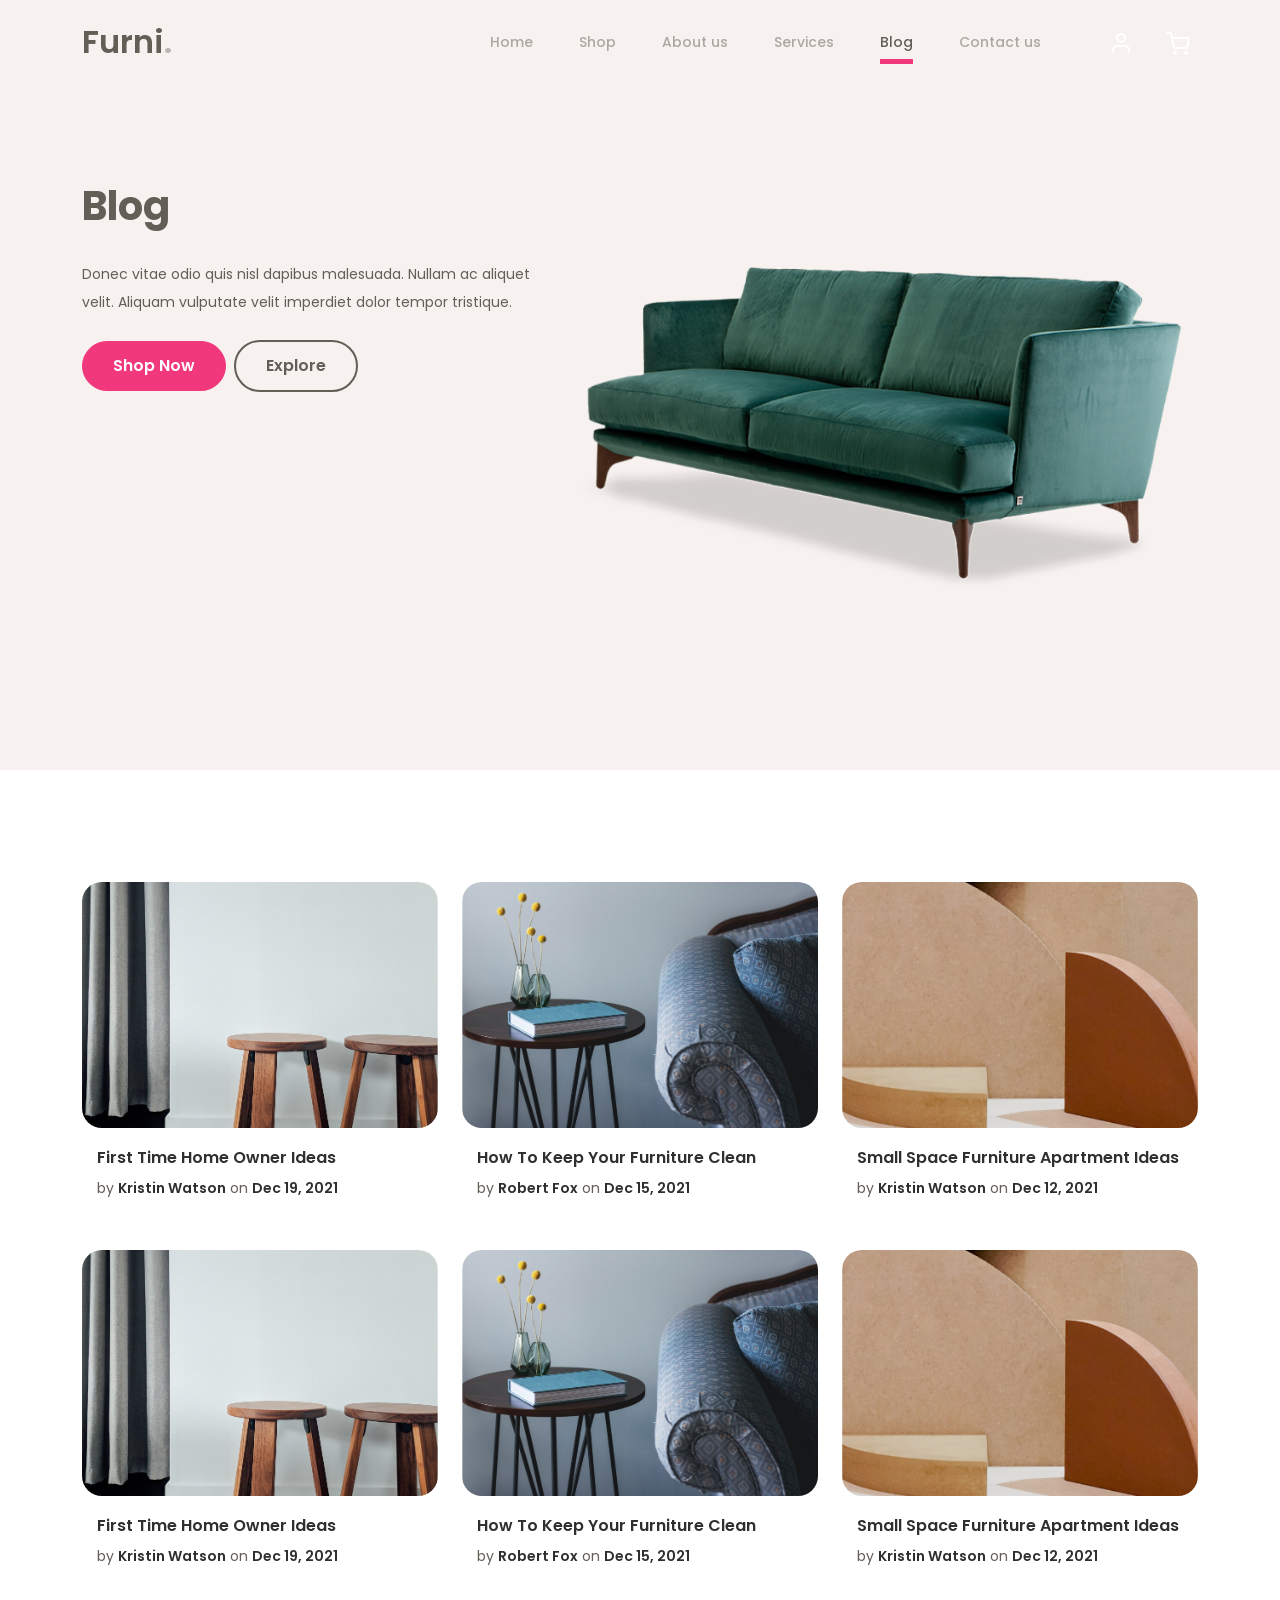
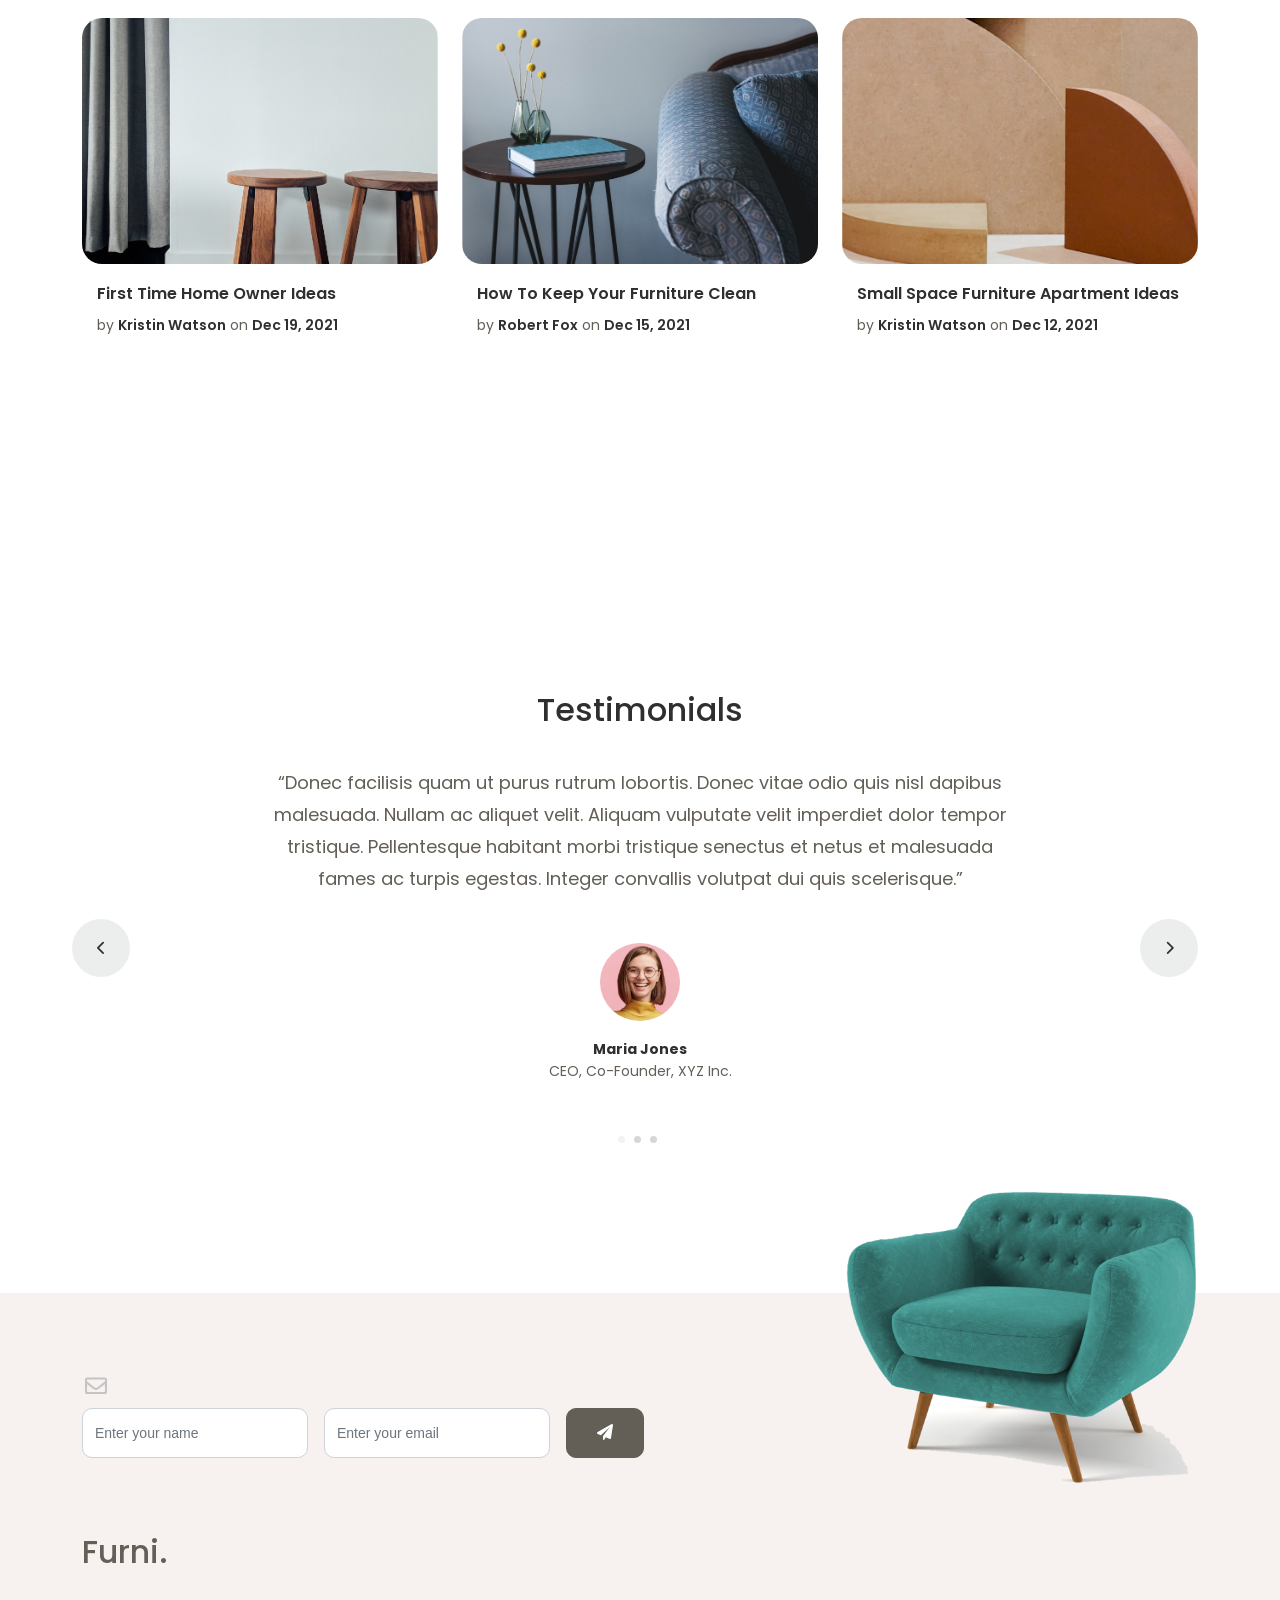
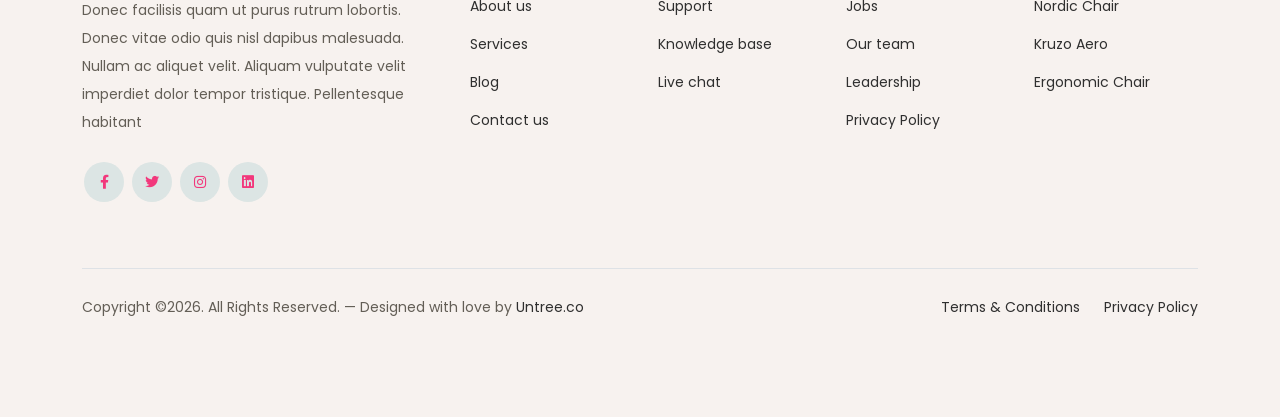
<file: blog.html>
<!-- /*
* Bootstrap 5
* Template Name: Furni
* Template Author: Untree.co
* Template URI: https://untree.co/
* License: https://creativecommons.org/licenses/by/3.0/
*/ -->
<!doctype html>
<html lang="en">
<head>
  <meta charset="utf-8">
  <meta name="viewport" content="width=device-width, initial-scale=1, shrink-to-fit=no">
  <meta name="author" content="Untree.co">
  <link rel="shortcut icon" href="favicon.png">

  <meta name="description" content="" />
  <meta name="keywords" content="bootstrap, bootstrap4" />

		<!-- Bootstrap CSS -->
		<link href="css/bootstrap.min.css" rel="stylesheet">
		<link href="https://cdnjs.cloudflare.com/ajax/libs/font-awesome/6.0.0-beta3/css/all.min.css" rel="stylesheet">
		<link href="css/tiny-slider.css" rel="stylesheet">
		<link href="css/style.css" rel="stylesheet">
		<title>Furni Free Bootstrap 5 Template for Furniture and Interior Design Websites by Untree.co </title>
	</head>

	<body>

		<!-- Start Header/Navigation -->
		<nav class="custom-navbar navbar navbar navbar-expand-md navbar-dark bg-dark" arial-label="Furni navigation bar">

			<div class="container">
				<a class="navbar-brand" href="index.html">Furni<span>.</span></a>

				<button class="navbar-toggler" type="button" data-bs-toggle="collapse" data-bs-target="#navbarsFurni" aria-controls="navbarsFurni" aria-expanded="false" aria-label="Toggle navigation">
					<span class="navbar-toggler-icon"></span>
				</button>

				<div class="collapse navbar-collapse" id="navbarsFurni">
					<ul class="custom-navbar-nav navbar-nav ms-auto mb-2 mb-md-0">
						<li class="nav-item">
							<a class="nav-link" href="index.html">Home</a>
						</li>
						<li><a class="nav-link" href="shop.html">Shop</a></li>
						<li><a class="nav-link" href="about.html">About us</a></li>
						<li><a class="nav-link" href="services.html">Services</a></li>
						<li class="active"><a class="nav-link" href="blog.html">Blog</a></li>
						<li><a class="nav-link" href="contact.html">Contact us</a></li>
					</ul>

					<ul class="custom-navbar-cta navbar-nav mb-2 mb-md-0 ms-5">
						<li><a class="nav-link" href="#"><img src="images/user.svg"></a></li>
						<li><a class="nav-link" href="cart.html"><img src="images/cart.svg"></a></li>
					</ul>
				</div>
			</div>
				
		</nav>
		<!-- End Header/Navigation -->

		<!-- Start Hero Section -->
			<div class="hero">
				<div class="container">
					<div class="row justify-content-between">
						<div class="col-lg-5">
							<div class="intro-excerpt">
								<h1>Blog</h1>
								<p class="mb-4">Donec vitae odio quis nisl dapibus malesuada. Nullam ac aliquet velit. Aliquam vulputate velit imperdiet dolor tempor tristique.</p>
								<p><a href="" class="btn btn-secondary me-2">Shop Now</a><a href="#" class="btn btn-white-outline">Explore</a></p>
							</div>
						</div>
						<div class="col-lg-7">
							<div class="hero-img-wrap">
								<img src="images/couch.png" class="img-fluid">
							</div>
						</div>
					</div>
				</div>
			</div>
		<!-- End Hero Section -->

		

		<!-- Start Blog Section -->
		<div class="blog-section">
			<div class="container">
				
				<div class="row">

					<div class="col-12 col-sm-6 col-md-4 mb-5">
						<div class="post-entry">
							<a href="#" class="post-thumbnail"><img src="images/post-1.jpg" alt="Image" class="img-fluid"></a>
							<div class="post-content-entry">
								<h3><a href="#">First Time Home Owner Ideas</a></h3>
								<div class="meta">
									<span>by <a href="#">Kristin Watson</a></span> <span>on <a href="#">Dec 19, 2021</a></span>
								</div>
							</div>
						</div>
					</div>

					<div class="col-12 col-sm-6 col-md-4 mb-5">
						<div class="post-entry">
							<a href="#" class="post-thumbnail"><img src="images/post-2.jpg" alt="Image" class="img-fluid"></a>
							<div class="post-content-entry">
								<h3><a href="#">How To Keep Your Furniture Clean</a></h3>
								<div class="meta">
									<span>by <a href="#">Robert Fox</a></span> <span>on <a href="#">Dec 15, 2021</a></span>
								</div>
							</div>
						</div>
					</div>

					<div class="col-12 col-sm-6 col-md-4 mb-5">
						<div class="post-entry">
							<a href="#" class="post-thumbnail"><img src="images/post-3.jpg" alt="Image" class="img-fluid"></a>
							<div class="post-content-entry">
								<h3><a href="#">Small Space Furniture Apartment Ideas</a></h3>
								<div class="meta">
									<span>by <a href="#">Kristin Watson</a></span> <span>on <a href="#">Dec 12, 2021</a></span>
								</div>
							</div>
						</div>
					</div>

					<div class="col-12 col-sm-6 col-md-4 mb-5">
						<div class="post-entry">
							<a href="#" class="post-thumbnail"><img src="images/post-1.jpg" alt="Image" class="img-fluid"></a>
							<div class="post-content-entry">
								<h3><a href="#">First Time Home Owner Ideas</a></h3>
								<div class="meta">
									<span>by <a href="#">Kristin Watson</a></span> <span>on <a href="#">Dec 19, 2021</a></span>
								</div>
							</div>
						</div>
					</div>

					<div class="col-12 col-sm-6 col-md-4 mb-5">
						<div class="post-entry">
							<a href="#" class="post-thumbnail"><img src="images/post-2.jpg" alt="Image" class="img-fluid"></a>
							<div class="post-content-entry">
								<h3><a href="#">How To Keep Your Furniture Clean</a></h3>
								<div class="meta">
									<span>by <a href="#">Robert Fox</a></span> <span>on <a href="#">Dec 15, 2021</a></span>
								</div>
							</div>
						</div>
					</div>

					<div class="col-12 col-sm-6 col-md-4 mb-5">
						<div class="post-entry">
							<a href="#" class="post-thumbnail"><img src="images/post-3.jpg" alt="Image" class="img-fluid"></a>
							<div class="post-content-entry">
								<h3><a href="#">Small Space Furniture Apartment Ideas</a></h3>
								<div class="meta">
									<span>by <a href="#">Kristin Watson</a></span> <span>on <a href="#">Dec 12, 2021</a></span>
								</div>
							</div>
						</div>
					</div>

					<div class="col-12 col-sm-6 col-md-4 mb-5">
						<div class="post-entry">
							<a href="#" class="post-thumbnail"><img src="images/post-1.jpg" alt="Image" class="img-fluid"></a>
							<div class="post-content-entry">
								<h3><a href="#">First Time Home Owner Ideas</a></h3>
								<div class="meta">
									<span>by <a href="#">Kristin Watson</a></span> <span>on <a href="#">Dec 19, 2021</a></span>
								</div>
							</div>
						</div>
					</div>

					<div class="col-12 col-sm-6 col-md-4 mb-5">
						<div class="post-entry">
							<a href="#" class="post-thumbnail"><img src="images/post-2.jpg" alt="Image" class="img-fluid"></a>
							<div class="post-content-entry">
								<h3><a href="#">How To Keep Your Furniture Clean</a></h3>
								<div class="meta">
									<span>by <a href="#">Robert Fox</a></span> <span>on <a href="#">Dec 15, 2021</a></span>
								</div>
							</div>
						</div>
					</div>

					<div class="col-12 col-sm-6 col-md-4 mb-5">
						<div class="post-entry">
							<a href="#" class="post-thumbnail"><img src="images/post-3.jpg" alt="Image" class="img-fluid"></a>
							<div class="post-content-entry">
								<h3><a href="#">Small Space Furniture Apartment Ideas</a></h3>
								<div class="meta">
									<span>by <a href="#">Kristin Watson</a></span> <span>on <a href="#">Dec 12, 2021</a></span>
								</div>
							</div>
						</div>
					</div>

				</div>
			</div>
		</div>
		<!-- End Blog Section -->	

		

		<!-- Start Testimonial Slider -->
		<div class="testimonial-section before-footer-section">
			<div class="container">
				<div class="row">
					<div class="col-lg-7 mx-auto text-center">
						<h2 class="section-title">Testimonials</h2>
					</div>
				</div>

				<div class="row justify-content-center">
					<div class="col-lg-12">
						<div class="testimonial-slider-wrap text-center">

							<div id="testimonial-nav">
								<span class="prev" data-controls="prev"><span class="fa fa-chevron-left"></span></span>
								<span class="next" data-controls="next"><span class="fa fa-chevron-right"></span></span>
							</div>

							<div class="testimonial-slider">
								
								<div class="item">
									<div class="row justify-content-center">
										<div class="col-lg-8 mx-auto">

											<div class="testimonial-block text-center">
												<blockquote class="mb-5">
													<p>&ldquo;Donec facilisis quam ut purus rutrum lobortis. Donec vitae odio quis nisl dapibus malesuada. Nullam ac aliquet velit. Aliquam vulputate velit imperdiet dolor tempor tristique. Pellentesque habitant morbi tristique senectus et netus et malesuada fames ac turpis egestas. Integer convallis volutpat dui quis scelerisque.&rdquo;</p>
												</blockquote>

												<div class="author-info">
													<div class="author-pic">
														<img src="images/person-1.png" alt="Maria Jones" class="img-fluid">
													</div>
													<h3 class="font-weight-bold">Maria Jones</h3>
													<span class="position d-block mb-3">CEO, Co-Founder, XYZ Inc.</span>
												</div>
											</div>

										</div>
									</div>
								</div> 
								<!-- END item -->

								<div class="item">
									<div class="row justify-content-center">
										<div class="col-lg-8 mx-auto">

											<div class="testimonial-block text-center">
												<blockquote class="mb-5">
													<p>&ldquo;Donec facilisis quam ut purus rutrum lobortis. Donec vitae odio quis nisl dapibus malesuada. Nullam ac aliquet velit. Aliquam vulputate velit imperdiet dolor tempor tristique. Pellentesque habitant morbi tristique senectus et netus et malesuada fames ac turpis egestas. Integer convallis volutpat dui quis scelerisque.&rdquo;</p>
												</blockquote>

												<div class="author-info">
													<div class="author-pic">
														<img src="images/person-1.png" alt="Maria Jones" class="img-fluid">
													</div>
													<h3 class="font-weight-bold">Maria Jones</h3>
													<span class="position d-block mb-3">CEO, Co-Founder, XYZ Inc.</span>
												</div>
											</div>

										</div>
									</div>
								</div> 
								<!-- END item -->

								<div class="item">
									<div class="row justify-content-center">
										<div class="col-lg-8 mx-auto">

											<div class="testimonial-block text-center">
												<blockquote class="mb-5">
													<p>&ldquo;Donec facilisis quam ut purus rutrum lobortis. Donec vitae odio quis nisl dapibus malesuada. Nullam ac aliquet velit. Aliquam vulputate velit imperdiet dolor tempor tristique. Pellentesque habitant morbi tristique senectus et netus et malesuada fames ac turpis egestas. Integer convallis volutpat dui quis scelerisque.&rdquo;</p>
												</blockquote>

												<div class="author-info">
													<div class="author-pic">
														<img src="images/person-1.png" alt="Maria Jones" class="img-fluid">
													</div>
													<h3 class="font-weight-bold">Maria Jones</h3>
													<span class="position d-block mb-3">CEO, Co-Founder, XYZ Inc.</span>
												</div>
											</div>

										</div>
									</div>
								</div> 
								<!-- END item -->

							</div>

						</div>
					</div>
				</div>
			</div>
		</div>
		<!-- End Testimonial Slider -->

		

		<!-- Start Footer Section -->
		<footer class="footer-section">
			<div class="container relative">

				<div class="sofa-img">
					<img src="images/sofa.png" alt="Image" class="img-fluid">
				</div>

				<div class="row">
					<div class="col-lg-8">
						<div class="subscription-form">
							<h3 class="d-flex align-items-center"><span class="me-1"><img src="images/envelope-outline.svg" alt="Image" class="img-fluid"></span><span>Subscribe to Newsletter</span></h3>

							<form action="#" class="row g-3">
								<div class="col-auto">
									<input type="text" class="form-control" placeholder="Enter your name">
								</div>
								<div class="col-auto">
									<input type="email" class="form-control" placeholder="Enter your email">
								</div>
								<div class="col-auto">
									<button class="btn btn-primary">
										<span class="fa fa-paper-plane"></span>
									</button>
								</div>
							</form>

						</div>
					</div>
				</div>

				<div class="row g-5 mb-5">
					<div class="col-lg-4">
						<div class="mb-4 footer-logo-wrap"><a href="#" class="footer-logo">Furni<span>.</span></a></div>
						<p class="mb-4">Donec facilisis quam ut purus rutrum lobortis. Donec vitae odio quis nisl dapibus malesuada. Nullam ac aliquet velit. Aliquam vulputate velit imperdiet dolor tempor tristique. Pellentesque habitant</p>

						<ul class="list-unstyled custom-social">
							<li><a href="#"><span class="fa fa-brands fa-facebook-f"></span></a></li>
							<li><a href="#"><span class="fa fa-brands fa-twitter"></span></a></li>
							<li><a href="#"><span class="fa fa-brands fa-instagram"></span></a></li>
							<li><a href="#"><span class="fa fa-brands fa-linkedin"></span></a></li>
						</ul>
					</div>

					<div class="col-lg-8">
						<div class="row links-wrap">
							<div class="col-6 col-sm-6 col-md-3">
								<ul class="list-unstyled">
									<li><a href="#">About us</a></li>
									<li><a href="#">Services</a></li>
									<li><a href="#">Blog</a></li>
									<li><a href="#">Contact us</a></li>
								</ul>
							</div>

							<div class="col-6 col-sm-6 col-md-3">
								<ul class="list-unstyled">
									<li><a href="#">Support</a></li>
									<li><a href="#">Knowledge base</a></li>
									<li><a href="#">Live chat</a></li>
								</ul>
							</div>

							<div class="col-6 col-sm-6 col-md-3">
								<ul class="list-unstyled">
									<li><a href="#">Jobs</a></li>
									<li><a href="#">Our team</a></li>
									<li><a href="#">Leadership</a></li>
									<li><a href="#">Privacy Policy</a></li>
								</ul>
							</div>

							<div class="col-6 col-sm-6 col-md-3">
								<ul class="list-unstyled">
									<li><a href="#">Nordic Chair</a></li>
									<li><a href="#">Kruzo Aero</a></li>
									<li><a href="#">Ergonomic Chair</a></li>
								</ul>
							</div>
						</div>
					</div>

				</div>

				<div class="border-top copyright">
					<div class="row pt-4">
						<div class="col-lg-6">
							<p class="mb-2 text-center text-lg-start">Copyright &copy;<script>document.write(new Date().getFullYear());</script>. All Rights Reserved. &mdash; Designed with love by <a href="https://untree.co">Untree.co</a> <!-- License information: https://untree.co/license/ -->
            </p>
						</div>

						<div class="col-lg-6 text-center text-lg-end">
							<ul class="list-unstyled d-inline-flex ms-auto">
								<li class="me-4"><a href="#">Terms &amp; Conditions</a></li>
								<li><a href="#">Privacy Policy</a></li>
							</ul>
						</div>

					</div>
				</div>

			</div>
		</footer>
		<!-- End Footer Section -->	


		<script src="js/bootstrap.bundle.min.js"></script>
		<script src="js/tiny-slider.js"></script>
		<script src="js/custom.js"></script>
	</body>

</html>
</file>
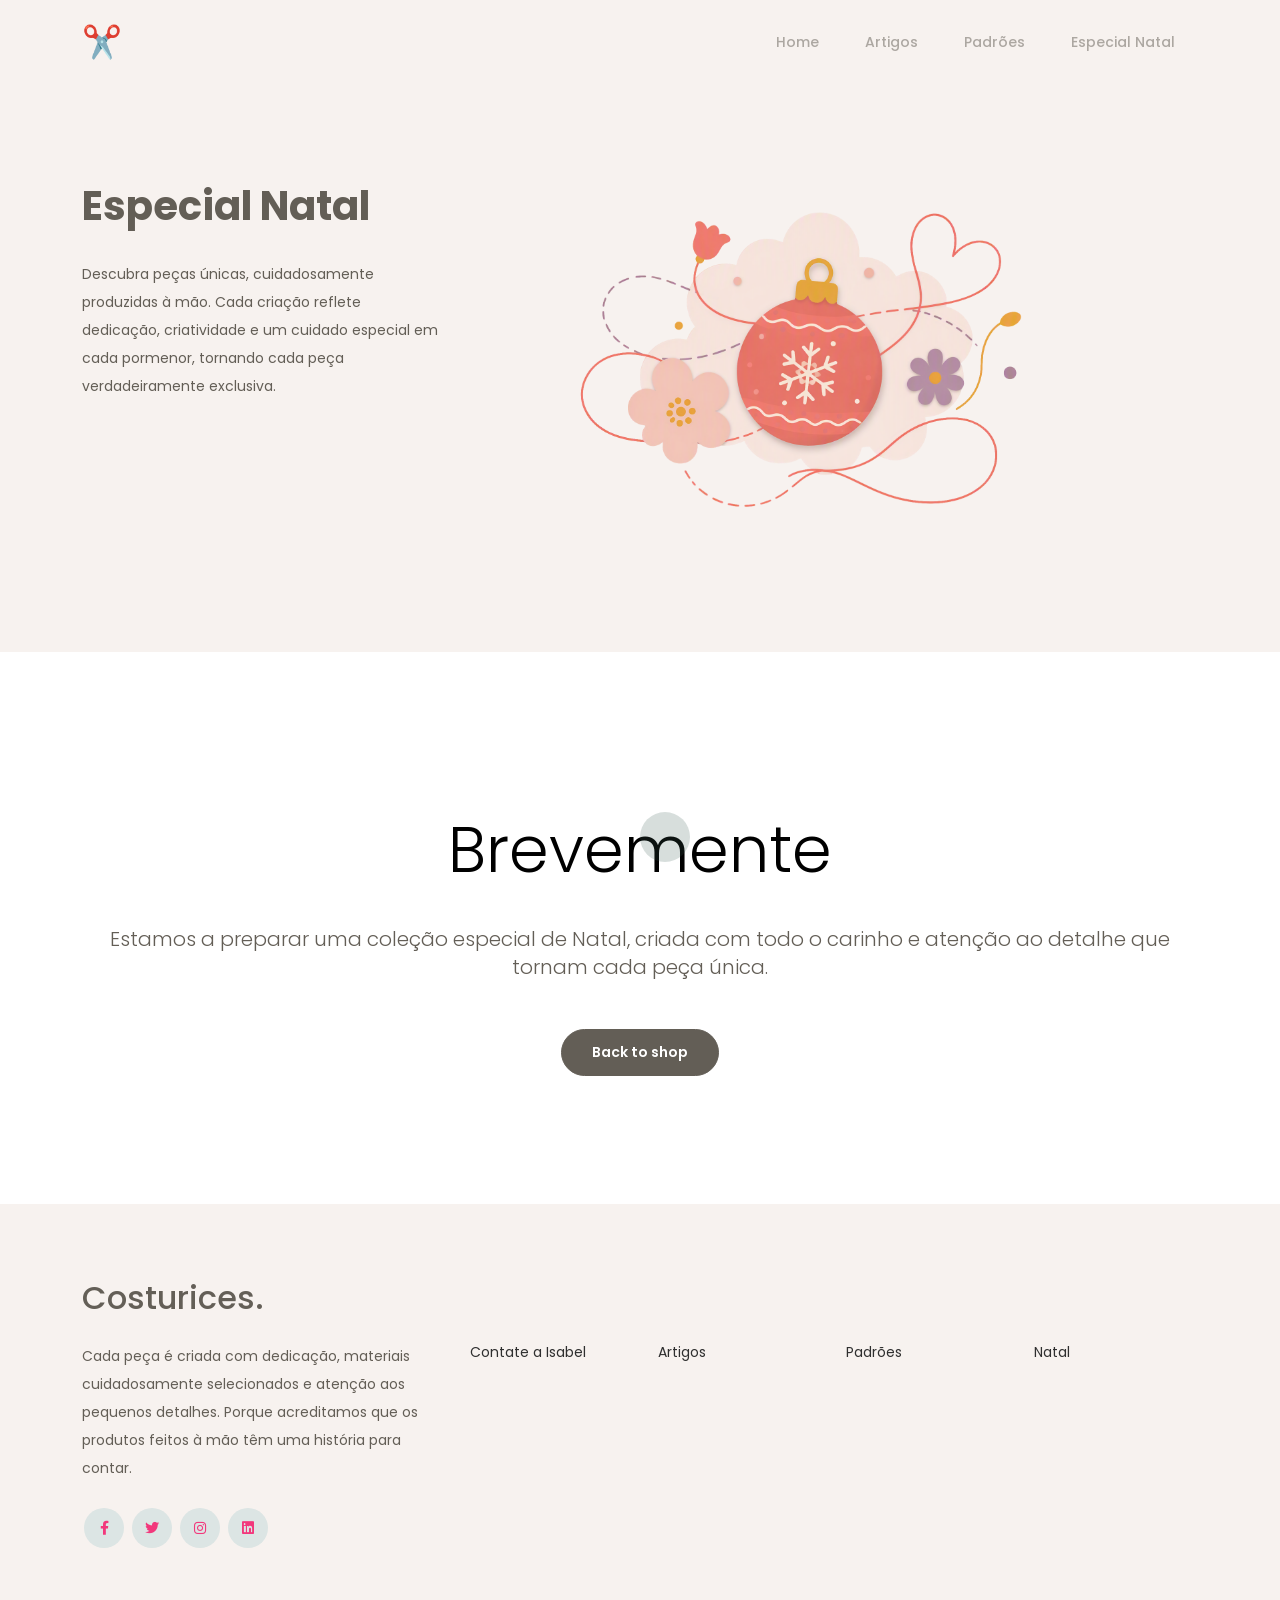
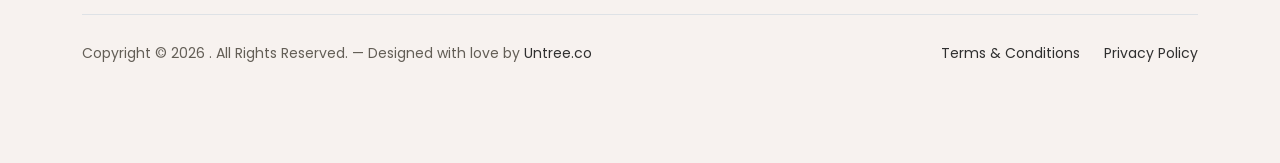
<file: cart.html>
<!-- /*
* Bootstrap 5
* Template Name: Furni
* Template Author: Untree.co
* Template URI: https://untree.co/
* License: https://creativecommons.org/licenses/by/3.0/
*/ -->
<!doctype html>
<html lang="en">
<head>
  <meta charset="utf-8">
  <meta name="viewport" content="width=device-width, initial-scale=1, shrink-to-fit=no">
  <meta name="author" content="Untree.co">
   <link rel="shortcut icon" href="images/favicon_isabel.png" />

  <meta name="description" content="" />
  <meta name="keywords" content="bootstrap, bootstrap4" />

		<!-- Bootstrap CSS -->
		<link href="css/bootstrap.min.css" rel="stylesheet">
		<link href="https://cdnjs.cloudflare.com/ajax/libs/font-awesome/6.0.0-beta3/css/all.min.css" rel="stylesheet">
		<link href="css/tiny-slider.css" rel="stylesheet">
		<link href="css/style.css" rel="stylesheet">
		<title>Costurices da Isabel </title>
	</head>

	<body>

		<!-- Start Header/Navigation -->
		<nav class="custom-navbar navbar navbar navbar-expand-md navbar-dark bg-dark" arial-label="Furni navigation bar">

			<div class="container">
				<a class="navbar-brand" href="index.html">✂️</a>

				<button class="navbar-toggler" type="button" data-bs-toggle="collapse" data-bs-target="#navbarsFurni" aria-controls="navbarsFurni" aria-expanded="false" aria-label="Toggle navigation">
					<span class="navbar-toggler-icon"></span>
				</button>

				<div class="collapse navbar-collapse" id="navbarsFurni">
					<ul class="custom-navbar-nav navbar-nav ms-auto mb-2 mb-md-0">
						<li class="nav-item ">
							<a class="nav-link" href="index.html">Home</a>
						</li>
            <li><a class="nav-link" href="shop.html">Artigos</a></li>
             <li><a class="nav-link" href="checkout.html">Padrões</a></li>
         <li><a class="nav-link" href="cart.html">Especial Natal</a></li>
            <!-- <li><a class="nav-link" href="index.html">Contato</a></li>-->
					</ul>

				</div>
			</div>
				
		</nav>
		<!-- End Header/Navigation -->

    <!-- Start Hero Section -->
    <div class="hero">
      <div class="container">
        <div class="row justify-content-between">
          <div class="col-lg-4">
            <div class="intro-excerpt">
              <h1>
                Especial <span clsas="d-block">Natal</span>
              </h1>
              <p class="mb-4">
        Descubra peças únicas, cuidadosamente produzidas à mão. Cada criação reflete dedicação, criatividade e um cuidado especial em cada pormenor, tornando cada peça verdadeiramente exclusiva.
              </p>
            </div>
          </div>
          <div class="col-lg-7">
            <div class="hero-img-wrap">
         <img src="images/Hero Natal nb min.png" class="img-fluid" style="max-width: 80%;" />
            </div>
          </div>
        </div>
      </div>
    </div>
    <!-- End Hero Section -->

		


		<div class="untree_co-section">
    <div class="container">
      <div class="row">
        <div class="col-md-12 text-center pt-5">
          <span class="display-3 thankyou-icon text-primary">
              <path fill-rule="evenodd" d="M11.354 5.646a.5.5 0 0 1 0 .708l-3 3a.5.5 0 0 1-.708 0l-1.5-1.5a.5.5 0 1 1 .708-.708L8 8.293l2.646-2.647a.5.5 0 0 1 .708 0z"/>
              <path fill-rule="evenodd" d="M0 1.5A.5.5 0 0 1 .5 1H2a.5.5 0 0 1 .485.379L2.89 3H14.5a.5.5 0 0 1 .491.592l-1.5 8A.5.5 0 0 1 13 12H4a.5.5 0 0 1-.491-.408L2.01 3.607 1.61 2H.5a.5.5 0 0 1-.5-.5zM3.102 4l1.313 7h8.17l1.313-7H3.102zM5 12a2 2 0 1 0 0 4 2 2 0 0 0 0-4zm7 0a2 2 0 1 0 0 4 2 2 0 0 0 0-4zm-7 1a1 1 0 1 0 0 2 1 1 0 0 0 0-2zm7 0a1 1 0 1 0 0 2 1 1 0 0 0 0-2z"/>
            </svg>
          </span>
          <h2 class="display-3 text-black">Brevemente</h2>
          <br>
          <p class="lead mb-5">Estamos a preparar uma coleção especial de Natal, criada com todo o carinho e atenção ao detalhe que tornam cada peça única.</p>
          <p><a href="shop.html" class="btn btn-sm btn-outline-black">Back to shop</a></p>
        </div>
      </div>
    </div>
  </div>


    <!-- Start Footer Section -->
    <footer class="footer-section">
      <div class="container relative">
          <!--<div class="sofa-img">
          <img src="images/sofa_ISabel.png" alt="Image" class="img-fluid" />
        </div>

        <div class="row">
          <div class="col-lg-8">
            <div class="subscription-form">
              <h3 class="d-flex align-items-center">
                <span class="me-1"
                  ><img
                    src="images/envelope-outline.svg"
                    alt="Image"
                    class="img-fluid" /></span
                ><span>Contatar Isabel</span>
              </h3>

              <form action="#" class="row g-3">
                <div class="col-auto">
                  <input
                    type="text"
                    class="form-control"
                    placeholder="Insira o seu nome"
                  />
                </div>
                <div class="col-auto">
                  <input
                    type="email"
                    class="form-control"
                    placeholder="Insira o seu Email"
                  />
                </div>
                <div class="col-auto">
                  <button class="btn btn-primary">
                    <span class="fa fa-paper-plane"></span>
                  </button>
                </div>
              </form>
            </div>
          </div>
        </div>-->

        <div class="row g-5 mb-5">
          <div class="col-lg-4">
            <div class="mb-4 footer-logo-wrap">
              <a href="#" class="footer-logo">Costurices<span>.</span></a>
            </div>
            <p class="mb-4">
           Cada peça é criada com dedicação, materiais cuidadosamente selecionados e atenção aos pequenos detalhes. Porque acreditamos que os produtos feitos à mão têm uma história para contar.
            </p>

            <ul class="list-unstyled custom-social">
              <li>
                <a href="#"><span class="fa fa-brands fa-facebook-f"></span></a>
              </li>
              <li>
                <a href="#"><span class="fa fa-brands fa-twitter"></span></a>
              </li>
              <li>
                <a href="#"><span class="fa fa-brands fa-instagram"></span></a>
              </li>
              <li>
                <a href="#"><span class="fa fa-brands fa-linkedin"></span></a>
              </li>
            </ul>
          </div>

          <div class="col-lg-8">
            <div class="row links-wrap">
              <div class="col-6 col-sm-6 col-md-3">
                <ul class="list-unstyled">
                   <li><a href="contact.html">Contate a Isabel</a></li>

                </ul>
              </div>

              <div class="col-6 col-sm-6 col-md-3">
                <ul class="list-unstyled">
                  <li><a href="shop.html">Artigos</a></li>
                </ul>
              </div>

              <div class="col-6 col-sm-6 col-md-3">
                <ul class="list-unstyled">
                  <li><a href="checkout.html">Padrões</a></li>
                </ul>
              </div>

              <div class="col-6 col-sm-6 col-md-3">
                <ul class="list-unstyled">
                  <li><a href="cart.html">Natal</a></li>
                </ul>
              </div>
            </div>
          </div>
        </div>

        <div class="border-top copyright">
          <div class="row pt-4">
            <div class="col-lg-6">
              <p class="mb-2 text-center text-lg-start">
                Copyright &copy;
                <script>
                  document.write(new Date().getFullYear());
                </script>
                . All Rights Reserved. &mdash; Designed with love by
                <a href="https://untree.co">Untree.co</a>
                <!-- License information: https://untree.co/license/ -->
              </p>
            </div>

            <div class="col-lg-6 text-center text-lg-end">
              <ul class="list-unstyled d-inline-flex ms-auto">
                <li class="me-4"><a href="#">Terms &amp; Conditions</a></li>
                <li><a href="#">Privacy Policy</a></li>
              </ul>
            </div>
          </div>
        </div>
      </div>
    </footer>
    <!-- End Footer Section -->
<script>
function enviarEmail(event, produto, referencia) {
    event.preventDefault();
    event.stopPropagation();

    const assunto = encodeURIComponent(
        'Pedido de informação - ' + produto
    );

    const mensagem = encodeURIComponent(
        'Olá,\n\nTenho interesse no seguinte artigo:\n\n' +
        'Produto: ' + produto + '\n' +
        'Referência: ' + referencia + '\n\n' +
        'Obrigado.'
    );

    window.location.href =
        'mailto:costuricesdaisabel@gmail.com' +
        '?subject=' + assunto +
        '&body=' + mensagem;
}
</script>

		<script src="js/bootstrap.bundle.min.js"></script>
		<script src="js/tiny-slider.js"></script>
		<script src="js/custom.js"></script>
	</body>

</html>
</file>
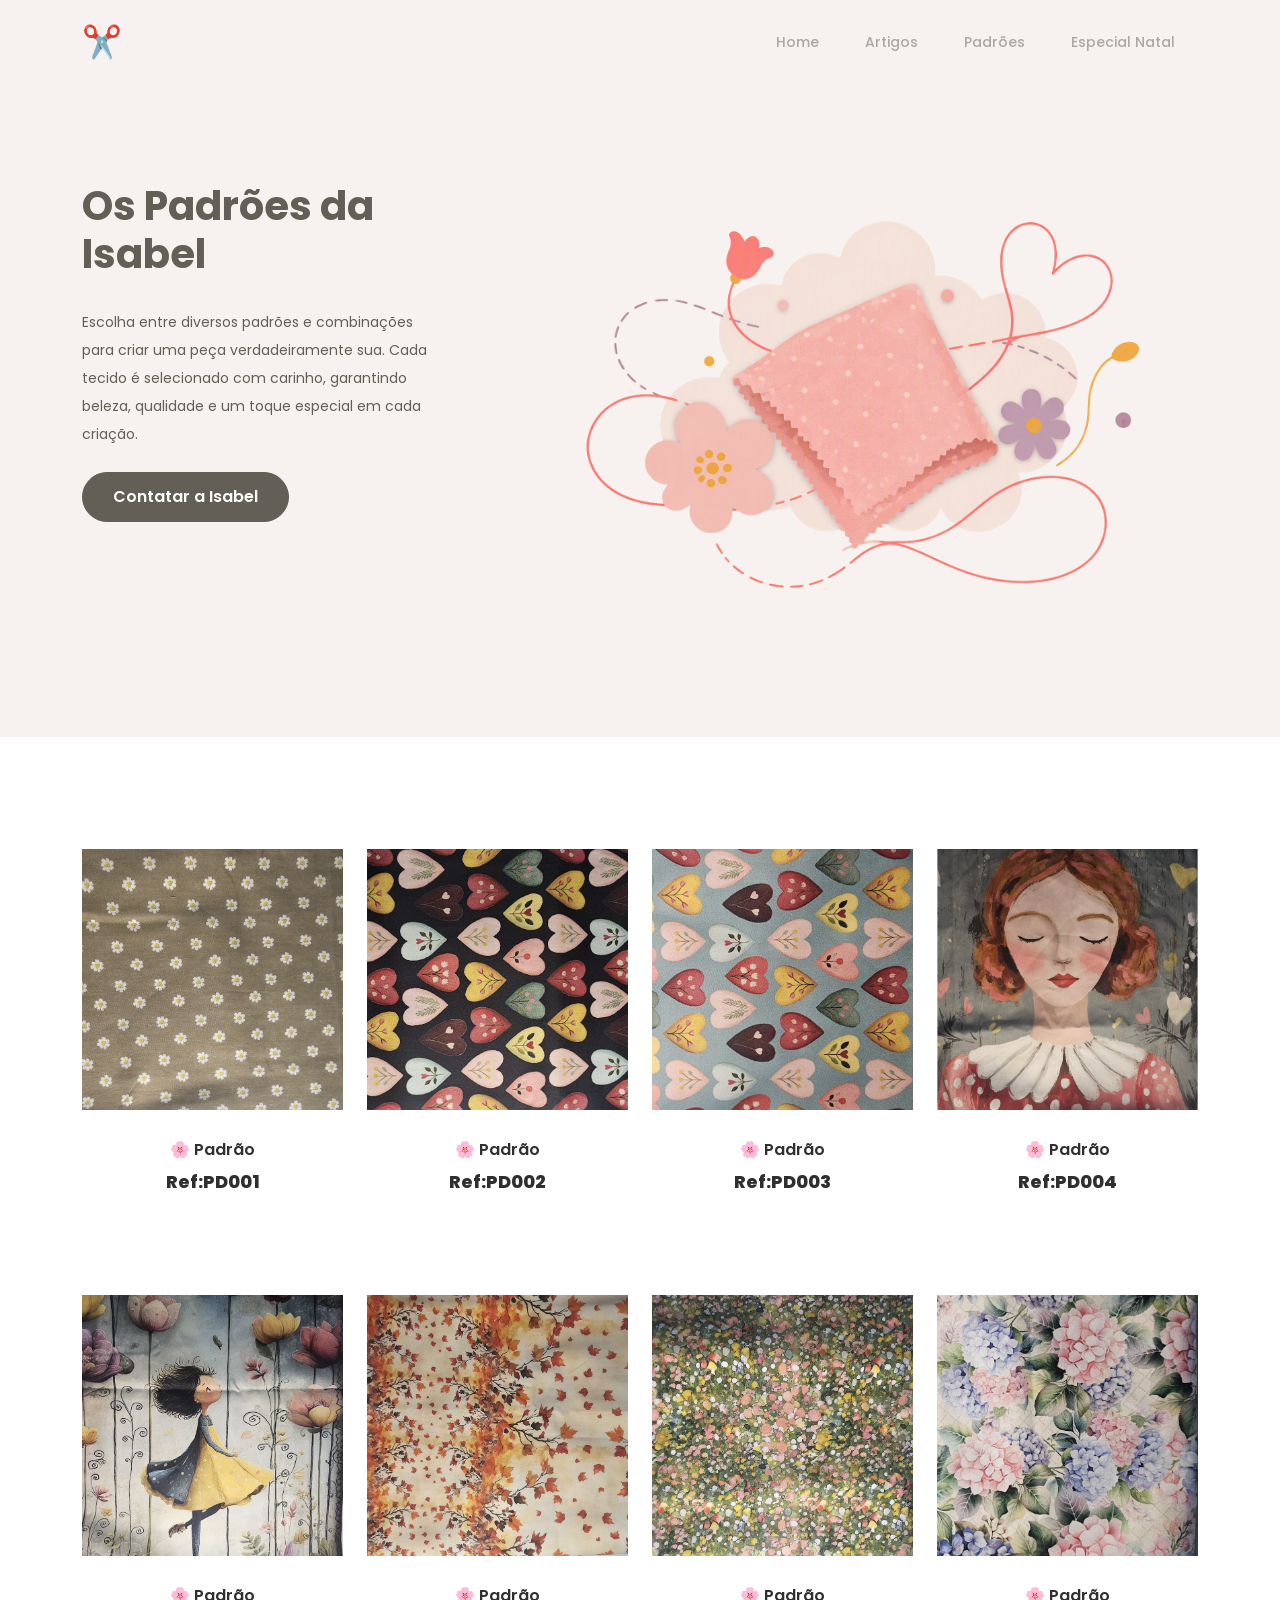
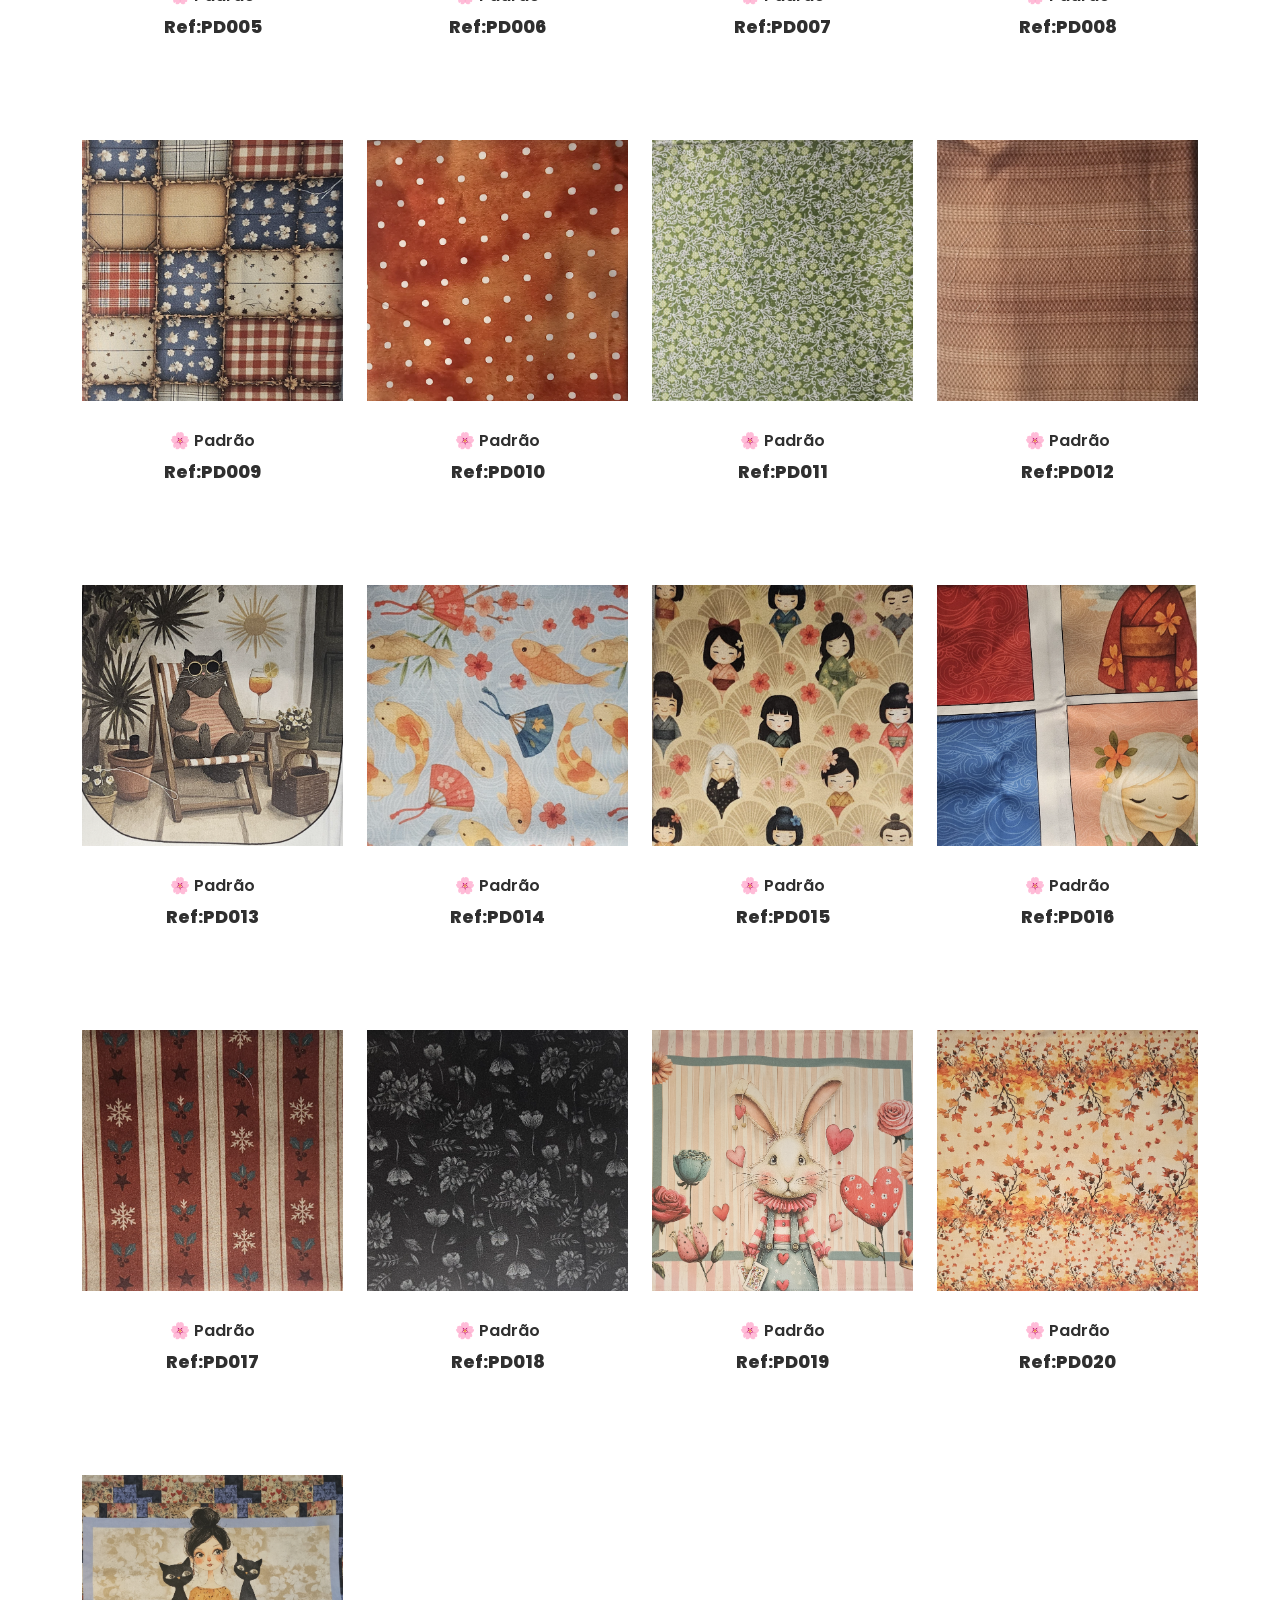
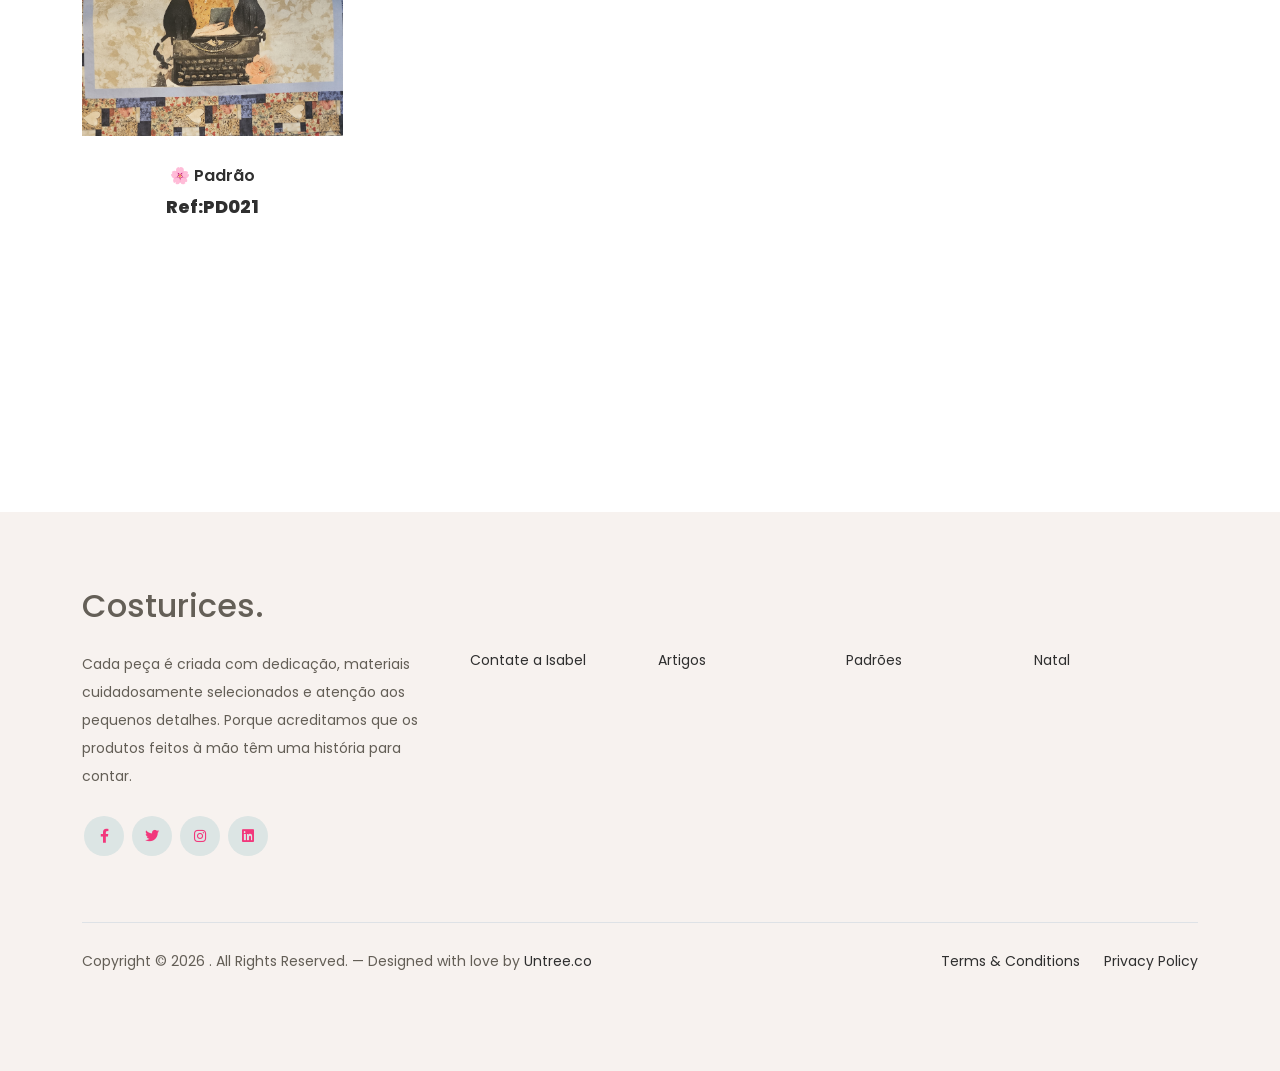
<file: checkout.html>
<!-- /*
* Bootstrap 5
* Template Name: Furni
* Template Author: Untree.co
* Template URI: https://untree.co/
* License: https://creativecommons.org/licenses/by/3.0/
*/ -->
<!doctype html>
<html lang="en">
<head>
  <meta charset="utf-8">
  <meta name="viewport" content="width=device-width, initial-scale=1, shrink-to-fit=no">
  <meta name="author" content="Untree.co">
   <link rel="shortcut icon" href="images/favicon_isabel.png" />

  <meta name="description" content="" />
  <meta name="keywords" content="bootstrap, bootstrap4" />

		<!-- Bootstrap CSS -->
		<link href="css/bootstrap.min.css" rel="stylesheet">
		<link href="https://cdnjs.cloudflare.com/ajax/libs/font-awesome/6.0.0-beta3/css/all.min.css" rel="stylesheet">
		<link href="css/tiny-slider.css" rel="stylesheet">
		<link href="css/style.css" rel="stylesheet">
		<title>Costurices da Isabel </title>
	</head>

	<body>

		<!-- Start Header/Navigation -->
		<nav class="custom-navbar navbar navbar navbar-expand-md navbar-dark bg-dark" arial-label="Furni navigation bar">

			<div class="container">
				<a class="navbar-brand" href="index.html">✂️</a>

				<button class="navbar-toggler" type="button" data-bs-toggle="collapse" data-bs-target="#navbarsFurni" aria-controls="navbarsFurni" aria-expanded="false" aria-label="Toggle navigation">
					<span class="navbar-toggler-icon"></span>
				</button>

				<div class="collapse navbar-collapse" id="navbarsFurni">
					<ul class="custom-navbar-nav navbar-nav ms-auto mb-2 mb-md-0">
						<li class="nav-item ">
							<a class="nav-link" href="index.html">Home</a>
						</li>
            <li><a class="nav-link" href="shop.html">Artigos</a></li>
             <li><a class="nav-link" href="checkout.html">Padrões</a></li>
         <li><a class="nav-link" href="cart.html">Especial Natal</a></li>
            <!-- <li><a class="nav-link" href="index.html">Contato</a></li>-->
					</ul>

				</div>
			</div>
				
		</nav>
		<!-- End Header/Navigation -->

    <!-- Start Hero Section -->
    <div class="hero">
      <div class="container">
        <div class="row justify-content-between">
          <div class="col-lg-4">
            <div class="intro-excerpt">
              <h1>
                Os Padrões <span clsas="d-block">da Isabel</span>
              </h1>
              <p class="mb-4">
           Escolha entre diversos padrões e combinações para criar uma peça verdadeiramente sua. Cada tecido é selecionado com carinho, garantindo beleza, qualidade e um toque especial em cada criação.
              </p>

                           <span class="icon-cross"
                          onclick="enviarEmail(event, '', '')">
                      <p><a href="shop.html" class="btn">Contatar a Isabel</a></p>
                    </span>
            </div>
          </div>
          <div class="col-lg-7">
            <div class="hero-img-wrap">
         <img src="images/Hero Padrao nb min.png" class="img-fluid" />
            </div>
          </div>
        </div>
      </div>
    </div>
    <!-- End Hero Section -->


		

		<div class="untree_co-section product-section before-footer-section">
		    <div class="container">
		      	<div class="row">

		      		<!-- Start Column 1 -->
					<div class="col-12 col-md-4 col-lg-3 mb-5">
						<a class="product-item" href="#">
							<img src="images/Padrao Ref_1.png" class="img-fluid product-thumbnail">
	             <h3 class="product-title">🌸 Padrão</h3>
              <strong class="product-price">Ref:PD001</strong>

				                  <span class="icon-cross"
                          onclick="enviarEmail(event, 'Padrão', 'PD001')">
                        <img src="images/mail icon.png" class="img-fluid">
                    </span>
						</a>
					</div> 
					<!-- End Column 1 -->
						
					<!-- Start Column 2 -->
					<div class="col-12 col-md-4 col-lg-3 mb-5">
						<a class="product-item" href="#">
					<img src="images/Padrao Ref_2.png" class="img-fluid product-thumbnail">
	       <h3 class="product-title">🌸 Padrão</h3>
              <strong class="product-price">Ref:PD002</strong>

					                  <span class="icon-cross"
                          onclick="enviarEmail(event, 'Padrão', 'PD002')">
                        <img src="images/mail icon.png" class="img-fluid">
                    </span>
						</a>
					</div> 
					<!-- End Column 2 -->

					<!-- Start Column 3 -->
					<div class="col-12 col-md-4 col-lg-3 mb-5">
						<a class="product-item" href="#">
							<img src="images/Padrao Ref_3.png" class="img-fluid product-thumbnail">
		           <h3 class="product-title">🌸 Padrão</h3>
              <strong class="product-price">Ref:PD003</strong>
				                  <span class="icon-cross"
                          onclick="enviarEmail(event, 'Padrão', 'PD004')">
                        <img src="images/mail icon.png" class="img-fluid">
                    </span>
						</a>
					</div>
					<!-- End Column 3 -->

					<!-- Start Column 4 -->
					<div class="col-12 col-md-4 col-lg-3 mb-5">
						<a class="product-item" href="#">
							<img src="images/Padrao Ref_4.png" class="img-fluid product-thumbnail">
				          <h3 class="product-title">🌸 Padrão</h3>
              <strong class="product-price">Ref:PD004</strong>

					                  <span class="icon-cross"
                          onclick="enviarEmail(event, 'Padrão', 'PD005')">
                        <img src="images/mail icon.png" class="img-fluid">
                    </span>
						</a>
					</div>
					<!-- End Column 4 -->


					<!-- Start Column 1 -->
					<div class="col-12 col-md-4 col-lg-3 mb-5">
						<a class="product-item" href="#">
							<img src="images/Padrao Ref_5.png" class="img-fluid product-thumbnail">
							           <h3 class="product-title">🌸 Padrão</h3>
              <strong class="product-price">Ref:PD005</strong>

				                  <span class="icon-cross"
                          onclick="enviarEmail(event, 'Padrão', 'PD005')">
                        <img src="images/mail icon.png" class="img-fluid">
                    </span>
						</a>
					</div> 
					<!-- End Column 1 -->
						
					<!-- Start Column 2 -->
					<div class="col-12 col-md-4 col-lg-3 mb-5">
						<a class="product-item" href="#">
							<img src="images/Padrao Ref_6.png" class="img-fluid product-thumbnail">
						         <h3 class="product-title">🌸 Padrão</h3>
              <strong class="product-price">Ref:PD006</strong>

				                  <span class="icon-cross"
                          onclick="enviarEmail(event, 'Padrão', 'PD006')">
                        <img src="images/mail icon.png" class="img-fluid">
                    </span>
						</a>
					</div> 
					<!-- End Column 2 -->

					<!-- Start Column 3 -->
					<div class="col-12 col-md-4 col-lg-3 mb-5">
						<a class="product-item" href="#">
							<img src="images/Padrao Ref_7.png" class="img-fluid product-thumbnail">
				      <h3 class="product-title">🌸 Padrão</h3>
              <strong class="product-price">Ref:PD007</strong>
				                  <span class="icon-cross"
                          onclick="enviarEmail(event, 'Padrão', 'PD007')">
                        <img src="images/mail icon.png" class="img-fluid">
                    </span>
						</a>
					</div>
					<!-- End Column 3 -->

					<!-- Start Column 4 -->
					<div class="col-12 col-md-4 col-lg-3 mb-5">
						<a class="product-item" href="#">
							<img src="images/Padrao Ref_8.png" class="img-fluid product-thumbnail">
				       <h3 class="product-title">🌸 Padrão</h3>
              <strong class="product-price">Ref:PD008</strong>

							                  <span class="icon-cross"
                          onclick="enviarEmail(event, 'Padrão', 'PD008')">
                        <img src="images/mail icon.png" class="img-fluid">
                    </span>
						</a>
					</div>
					<!-- End Column 4 -->


					
					<!-- Start Column 1 -->
					<div class="col-12 col-md-4 col-lg-3 mb-5">
						<a class="product-item" href="#">
							<img src="images/Padrao Ref_9.png" class="img-fluid product-thumbnail">
							           <h3 class="product-title">🌸 Padrão</h3>
              <strong class="product-price">Ref:PD009</strong>

					                  <span class="icon-cross"
                          onclick="enviarEmail(event, 'Padrão', 'PD009')">
                        <img src="images/mail icon.png" class="img-fluid">
                    </span>
						</a>
					</div> 
					<!-- End Column 1 -->
						
					<!-- Start Column 2 -->
					<div class="col-12 col-md-4 col-lg-3 mb-5">
						<a class="product-item" href="#">
							<img src="images/Padrao Ref_10.png" class="img-fluid product-thumbnail">
						         <h3 class="product-title">🌸 Padrão</h3>
              <strong class="product-price">Ref:PD010</strong>
				                  <span class="icon-cross"
                          onclick="enviarEmail(event, 'Padrão', 'PD010')">
                        <img src="images/mail icon.png" class="img-fluid">
                    </span>
						</a>
					</div> 
					<!-- End Column 2 -->

					<!-- Start Column 3 -->
					<div class="col-12 col-md-4 col-lg-3 mb-5">
						<a class="product-item" href="#">
							<img src="images/Padrao Ref_11.png" class="img-fluid product-thumbnail">
				      <h3 class="product-title">🌸 Padrão</h3>
              <strong class="product-price">Ref:PD011</strong>

				                  <span class="icon-cross"
                          onclick="enviarEmail(event, 'Padrão', 'PD011')">
                        <img src="images/mail icon.png" class="img-fluid">
                    </span>
						</a>
					</div>
					<!-- End Column 3 -->

					<!-- Start Column 4 -->
					<div class="col-12 col-md-4 col-lg-3 mb-5">
						<a class="product-item" href="#">
							<img src="images/Padrao Ref_12.png" class="img-fluid product-thumbnail">
				       <h3 class="product-title">🌸 Padrão</h3>
              <strong class="product-price">Ref:PD012</strong>
				                  <span class="icon-cross"
                          onclick="enviarEmail(event, 'Padrão', 'PD012')">
                        <img src="images/mail icon.png" class="img-fluid">
                    </span>
						</a>
					</div>
					<!-- End Column 4 -->

			<!-- Start Column 1 -->
					<div class="col-12 col-md-4 col-lg-3 mb-5">
						<a class="product-item" href="#">
							<img src="images/Padrao Ref_13.png" class="img-fluid product-thumbnail">
							           <h3 class="product-title">🌸 Padrão</h3>
              <strong class="product-price">Ref:PD013</strong>

						                  <span class="icon-cross"
                          onclick="enviarEmail(event, 'Padrão', 'PD013')">
                        <img src="images/mail icon.png" class="img-fluid">
                    </span>
						</a>
					</div> 
					<!-- End Column 1 -->
						
					<!-- Start Column 2 -->
					<div class="col-12 col-md-4 col-lg-3 mb-5">
						<a class="product-item" href="#">
							<img src="images/Padrao Ref_14.png" class="img-fluid product-thumbnail">
						         <h3 class="product-title">🌸 Padrão</h3>
              <strong class="product-price">Ref:PD014</strong>
				                  <span class="icon-cross"
                          onclick="enviarEmail(event, 'Padrão', 'PD014')">
                        <img src="images/mail icon.png" class="img-fluid">
                    </span>
						</a>
					</div> 
					<!-- End Column 2 -->

					<!-- Start Column 3 -->
					<div class="col-12 col-md-4 col-lg-3 mb-5">
						<a class="product-item" href="#">
							<img src="images/Padrao Ref_15.png" class="img-fluid product-thumbnail">
				      <h3 class="product-title">🌸 Padrão</h3>
              <strong class="product-price">Ref:PD015</strong>

				 				                  <span class="icon-cross"
                          onclick="enviarEmail(event, 'Padrão', 'PD015')">
                        <img src="images/mail icon.png" class="img-fluid">
                    </span>
						</a>
					</div>
					<!-- End Column 3 -->

					<!-- Start Column 4 -->
					<div class="col-12 col-md-4 col-lg-3 mb-5">
						<a class="product-item" href="#">
							<img src="images/Padrao Ref_16.png" class="img-fluid product-thumbnail">
				       <h3 class="product-title">🌸 Padrão</h3>
              <strong class="product-price">Ref:PD016</strong>

					                  <span class="icon-cross"
                          onclick="enviarEmail(event, 'Padrão', 'PD016')">
                        <img src="images/mail icon.png" class="img-fluid">
                    </span>
						</a>
					</div>
					<!-- End Column 4 -->

							<!-- Start Column 1 -->
					<div class="col-12 col-md-4 col-lg-3 mb-5">
						<a class="product-item" href="#">
							<img src="images/Padrao Ref_17.png" class="img-fluid product-thumbnail">
							           <h3 class="product-title">🌸 Padrão</h3>
              <strong class="product-price">Ref:PD017</strong>

							                  <span class="icon-cross"
                          onclick="enviarEmail(event, 'Padrão', 'PD017')">
                        <img src="images/mail icon.png" class="img-fluid">
                    </span>
						</a>
					</div> 
					<!-- End Column 1 -->
           					<!-- Start Column 2 -->
					<div class="col-12 col-md-4 col-lg-3 mb-5">
						<a class="product-item" href="#">
							<img src="images/Padrao Ref_18.png" class="img-fluid product-thumbnail">
						         <h3 class="product-title">🌸 Padrão</h3>
              <strong class="product-price">Ref:PD018</strong>
				                  <span class="icon-cross"
                          onclick="enviarEmail(event, 'Padrão', 'PD018')">
                        <img src="images/mail icon.png" class="img-fluid">
                    </span>
						</a>
					</div> 
					<!-- End Column 2 -->

					<!-- Start Column 3 -->
					<div class="col-12 col-md-4 col-lg-3 mb-5">
						<a class="product-item" href="#">
							<img src="images/Padrao Ref_19.png" class="img-fluid product-thumbnail">
				      <h3 class="product-title">🌸 Padrão</h3>
              <strong class="product-price">Ref:PD019</strong>

				 				                  <span class="icon-cross"
                          onclick="enviarEmail(event, 'Padrão', 'PD019')">
                        <img src="images/mail icon.png" class="img-fluid">
                    </span>
						</a>
					</div>
					<!-- End Column 3 -->

					<!-- Start Column 4 -->
					<div class="col-12 col-md-4 col-lg-3 mb-5">
						<a class="product-item" href="#">
							<img src="images/Padrao Ref_20.png" class="img-fluid product-thumbnail">
				       <h3 class="product-title">🌸 Padrão</h3>
              <strong class="product-price">Ref:PD020</strong>

					                  <span class="icon-cross"
                          onclick="enviarEmail(event, 'Padrão', 'PD020')">
                        <img src="images/mail icon.png" class="img-fluid">
                    </span>
						</a>
					</div>
					<!-- End Column 4 -->


          			<!-- Start Column 1 -->
					<div class="col-12 col-md-4 col-lg-3 mb-5">
						<a class="product-item" href="#">
							<img src="images/Padrao Ref_21.png" class="img-fluid product-thumbnail">
							           <h3 class="product-title">🌸 Padrão</h3>
              <strong class="product-price">Ref:PD021</strong>

						                  <span class="icon-cross"
                          onclick="enviarEmail(event, 'Padrão', 'PD021')">
                        <img src="images/mail icon.png" class="img-fluid">
                    </span>
						</a>
					</div> 
					<!-- End Column 1 -->
						

					

		      	</div>
		    </div>
		</div>


    <!-- Start Footer Section -->
    <footer class="footer-section">
      <div class="container relative">
          <!--<div class="sofa-img">
          <img src="images/sofa_ISabel.png" alt="Image" class="img-fluid" />
        </div>

        <div class="row">
          <div class="col-lg-8">
            <div class="subscription-form">
              <h3 class="d-flex align-items-center">
                <span class="me-1"
                  ><img
                    src="images/envelope-outline.svg"
                    alt="Image"
                    class="img-fluid" /></span
                ><span>Contatar Isabel</span>
              </h3>

              <form action="#" class="row g-3">
                <div class="col-auto">
                  <input
                    type="text"
                    class="form-control"
                    placeholder="Insira o seu nome"
                  />
                </div>
                <div class="col-auto">
                  <input
                    type="email"
                    class="form-control"
                    placeholder="Insira o seu Email"
                  />
                </div>
                <div class="col-auto">
                  <button class="btn btn-primary">
                    <span class="fa fa-paper-plane"></span>
                  </button>
                </div>
              </form>
            </div>
          </div>
        </div>-->

        <div class="row g-5 mb-5">
          <div class="col-lg-4">
            <div class="mb-4 footer-logo-wrap">
              <a href="#" class="footer-logo">Costurices<span>.</span></a>
            </div>
            <p class="mb-4">
           Cada peça é criada com dedicação, materiais cuidadosamente selecionados e atenção aos pequenos detalhes. Porque acreditamos que os produtos feitos à mão têm uma história para contar.
            </p>

            <ul class="list-unstyled custom-social">
              <li>
                <a href="#"><span class="fa fa-brands fa-facebook-f"></span></a>
              </li>
              <li>
                <a href="#"><span class="fa fa-brands fa-twitter"></span></a>
              </li>
              <li>
                <a href="#"><span class="fa fa-brands fa-instagram"></span></a>
              </li>
              <li>
                <a href="#"><span class="fa fa-brands fa-linkedin"></span></a>
              </li>
            </ul>
          </div>

          <div class="col-lg-8">
            <div class="row links-wrap">
              <div class="col-6 col-sm-6 col-md-3">
                <ul class="list-unstyled">
               <li><a href="contact.html">Contate a Isabel</a></li>

                </ul>
              </div>

              <div class="col-6 col-sm-6 col-md-3">
                <ul class="list-unstyled">
                  <li><a href="shop.html">Artigos</a></li>
                </ul>
              </div>

              <div class="col-6 col-sm-6 col-md-3">
                <ul class="list-unstyled">
                  <li><a href="checkout.html">Padrões</a></li>
                </ul>
              </div>

              <div class="col-6 col-sm-6 col-md-3">
                <ul class="list-unstyled">
                  <li><a href="cart.html">Natal</a></li>
                </ul>
              </div>
            </div>
          </div>
        </div>


        <div class="border-top copyright">
          <div class="row pt-4">
            <div class="col-lg-6">
              <p class="mb-2 text-center text-lg-start">
                Copyright &copy;
                <script>
                  document.write(new Date().getFullYear());
                </script>
                . All Rights Reserved. &mdash; Designed with love by
                <a href="https://untree.co">Untree.co</a>
                <!-- License information: https://untree.co/license/ -->
              </p>
            </div>

            <div class="col-lg-6 text-center text-lg-end">
              <ul class="list-unstyled d-inline-flex ms-auto">
                <li class="me-4"><a href="#">Terms &amp; Conditions</a></li>
                <li><a href="#">Privacy Policy</a></li>
              </ul>
            </div>
          </div>
        </div>
      </div>
    </footer>
    <!-- End Footer Section -->

	<script>
function enviarEmail(event, produto, referencia) {
    event.preventDefault();
    event.stopPropagation();

    const assunto = encodeURIComponent(
        'Pedido de informação - ' + produto
    );

    const mensagem = encodeURIComponent(
        'Olá,\n\nTenho interesse no seguinte artigo:\n\n' +
        'Produto: ' + produto + '\n' +
        'Referência: ' + referencia + '\n\n' +
        'Obrigado.'
    );

    window.location.href =
        'mailto:costuricesdaisabel@gmail.com' +
        '?subject=' + assunto +
        '&body=' + mensagem;
}
</script>


		<script src="js/bootstrap.bundle.min.js"></script>
		<script src="js/tiny-slider.js"></script>
		<script src="js/custom.js"></script>
	</body>

</html>
</file>
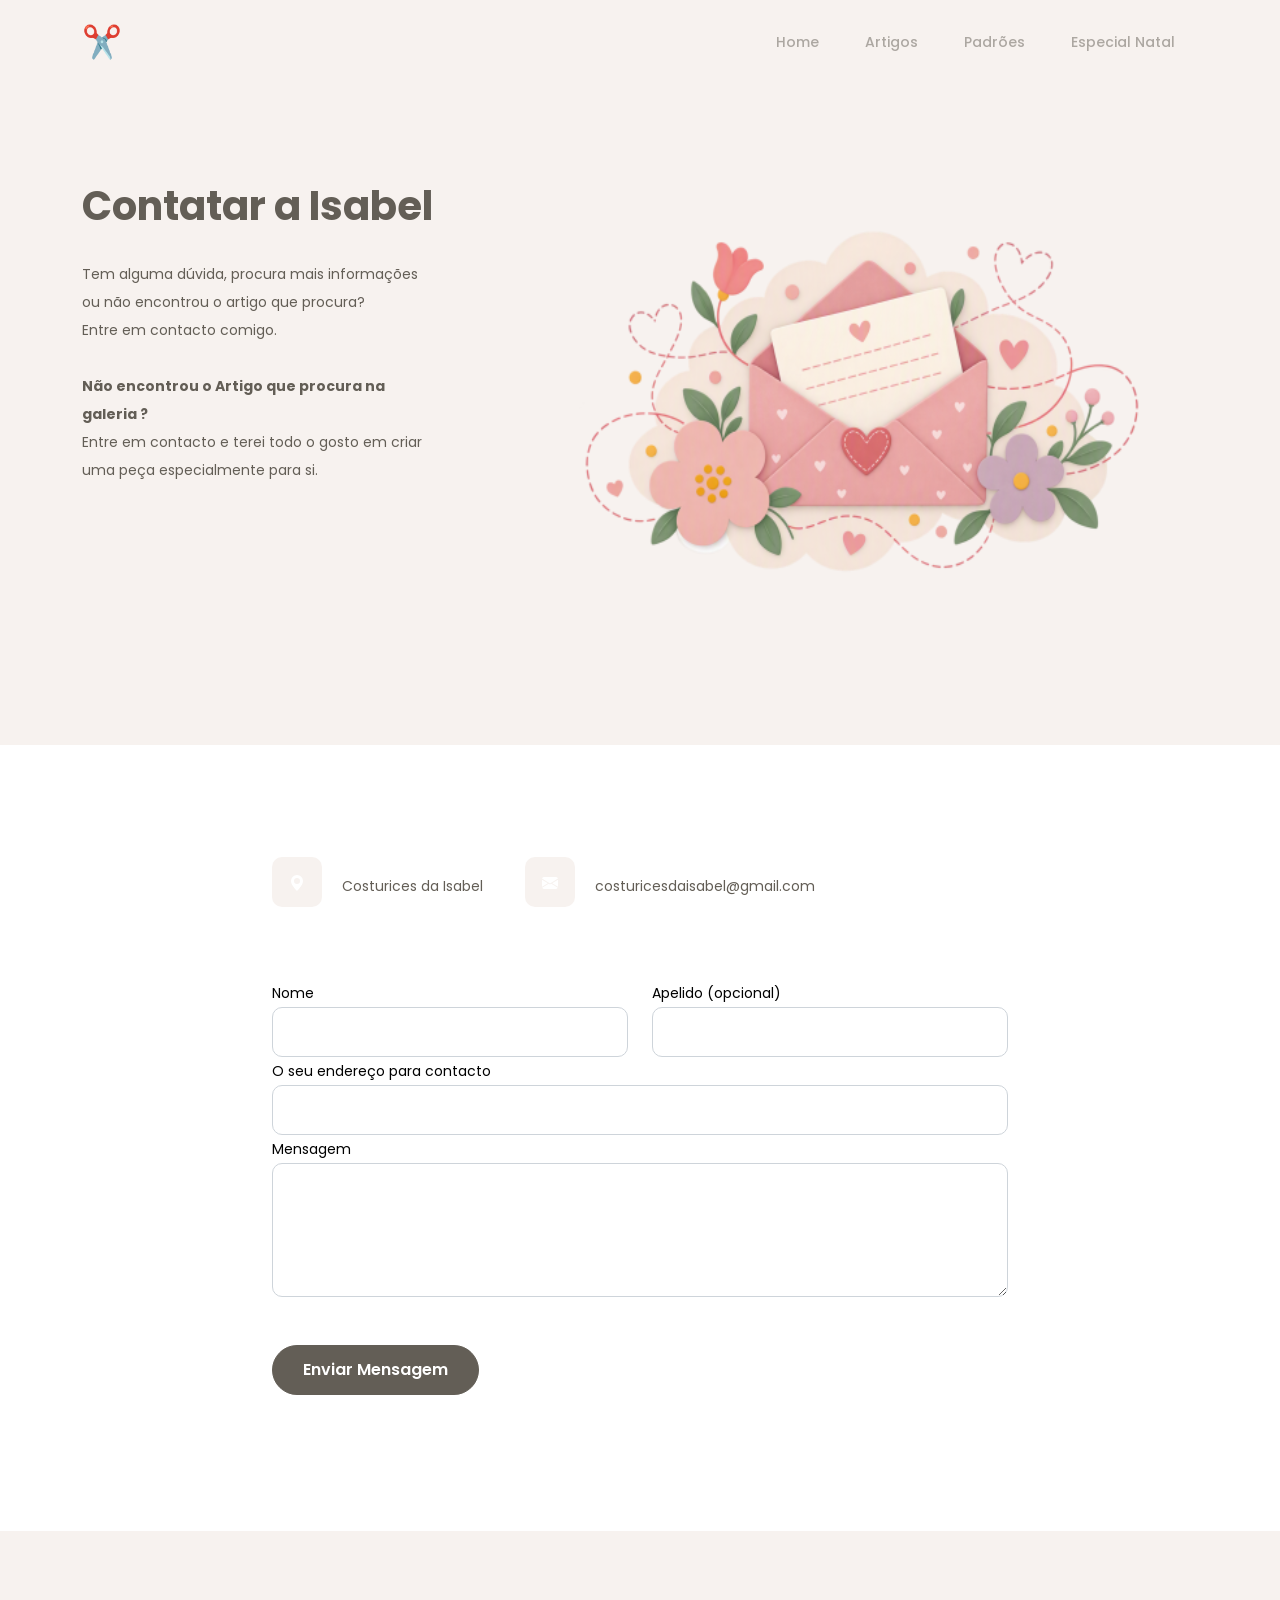
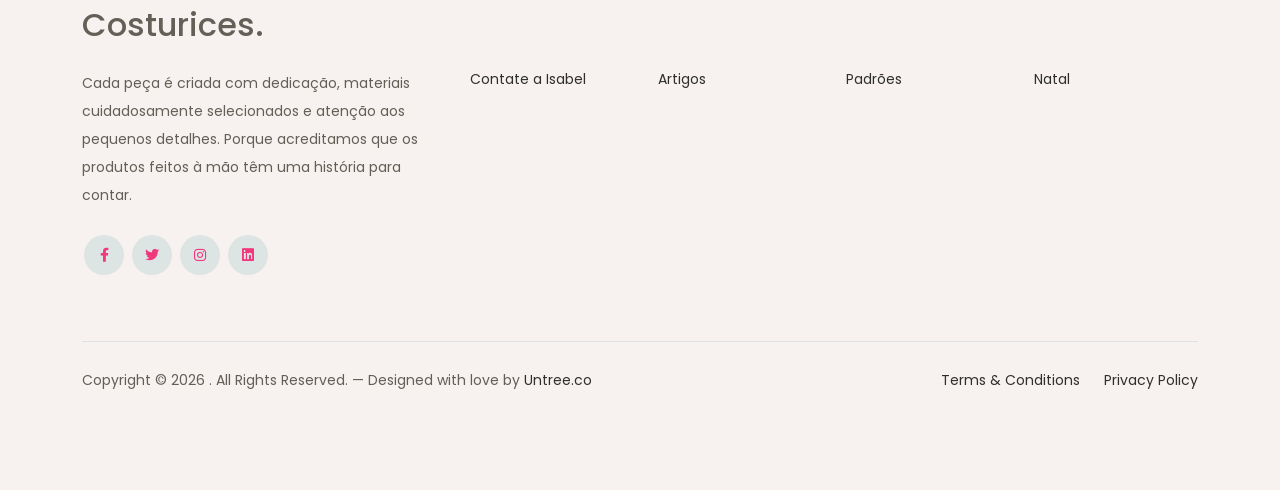
<file: contact.html>
<!-- /*
* Bootstrap 5
* Template Name: Furni
* Template Author: Untree.co
* Template URI: https://untree.co/
* License: https://creativecommons.org/licenses/by/3.0/
*/ -->
<!doctype html>
<html lang="en">
<head>
  <meta charset="utf-8">
  <meta name="viewport" content="width=device-width, initial-scale=1, shrink-to-fit=no">
  <meta name="author" content="Untree.co">
  <link rel="shortcut icon" href="favicon.png">

  <meta name="description" content="" />
  <meta name="keywords" content="bootstrap, bootstrap4" />

		<!-- Bootstrap CSS -->
		<link href="css/bootstrap.min.css" rel="stylesheet">
		<link href="https://cdnjs.cloudflare.com/ajax/libs/font-awesome/6.0.0-beta3/css/all.min.css" rel="stylesheet">
		<link href="css/tiny-slider.css" rel="stylesheet">
		<link href="css/style.css" rel="stylesheet">
		<title>Furni Free Bootstrap 5 Template for Furniture and Interior Design Websites by Untree.co </title>
	</head>

	<body>

		<!-- Start Header/Navigation -->
		<nav class="custom-navbar navbar navbar navbar-expand-md navbar-dark bg-dark" arial-label="Furni navigation bar">

			<div class="container">
			        <a class="navbar-brand" href="index.html">✂️</a>

				<button class="navbar-toggler" type="button" data-bs-toggle="collapse" data-bs-target="#navbarsFurni" aria-controls="navbarsFurni" aria-expanded="false" aria-label="Toggle navigation">
					<span class="navbar-toggler-icon"></span>
				</button>

				<div class="collapse navbar-collapse" id="navbarsFurni">
					<ul class="custom-navbar-nav navbar-nav ms-auto mb-2 mb-md-0">
						<li class="nav-item">
							<a class="nav-link" href="index.html">Home</a>
						</li>
		            <li><a class="nav-link" href="shop.html">Artigos</a></li>
             <li><a class="nav-link" href="checkout.html">Padrões</a></li>
         <li><a class="nav-link" href="cart.html">Especial Natal</a></li>
            <!-- <li><a class="nav-link" href="index.html">Contato</a></li>-->
					</ul>

				</div>
			</div>
				
		</nav>
		<!-- End Header/Navigation -->

    <!-- Start Hero Section -->
    <div class="hero">
      <div class="container">
        <div class="row justify-content-between">
          <div class="col-lg-4">
            <div class="intro-excerpt">
              <h1>
                Contatar <span clsas="d-block">a Isabel</span>
              </h1>
              <p class="mb-4">
              Tem alguma dúvida, procura mais informações ou não encontrou o artigo que procura? <br> Entre em contacto comigo.  <br> <br><b>Não encontrou o Artigo que procura na galeria ? </b><br> Entre em contacto e terei todo o gosto em criar uma peça especialmente para si.
              </p>
            
  
            </div>
          </div>
          <div class="col-lg-7">
            <div class="hero-img-wrap">
              <img src="images/Hero Contacto_Min 601px.png" class="img-fluid" />
            </div>
          </div>
        </div>
      </div>
    </div>
    <!-- End Hero Section -->

		
		<!-- Start Contact Form -->
		<div class="untree_co-section">
      <div class="container">

        <div class="block">
          <div class="row justify-content-center">


            <div class="col-md-8 col-lg-8 pb-4">


              <div class="row mb-5">
                <div class="col-lg-4">
                  <div  class="service no-shadow align-items-center link horizontal d-flex active" data-aos="fade-left" data-aos-delay="0">
                    <div class="service-icon color-1 mb-4">
                      <svg xmlns="http://www.w3.org/2000/svg" width="16" height="16" fill="currentColor" class="bi bi-geo-alt-fill" viewBox="0 0 16 16">
                        <path d="M8 16s6-5.686 6-10A6 6 0 0 0 2 6c0 4.314 6 10 6 10zm0-7a3 3 0 1 1 0-6 3 3 0 0 1 0 6z"/>
                      </svg>
                    </div> <!-- /.icon -->
                    <div class="service-contents">
                      <p>Costurices da Isabel</p>
                    </div> <!-- /.service-contents-->
                  </div> <!-- /.service -->
                </div>

                <div class="col-lg-4">
                  <div  class="service no-shadow align-items-center link horizontal d-flex active" data-aos="fade-left" data-aos-delay="0">
                    <div class="service-icon color-1 mb-4">
                      <svg xmlns="http://www.w3.org/2000/svg" width="16" height="16" fill="currentColor" class="bi bi-envelope-fill" viewBox="0 0 16 16">
                        <path d="M.05 3.555A2 2 0 0 1 2 2h12a2 2 0 0 1 1.95 1.555L8 8.414.05 3.555zM0 4.697v7.104l5.803-3.558L0 4.697zM6.761 8.83l-6.57 4.027A2 2 0 0 0 2 14h12a2 2 0 0 0 1.808-1.144l-6.57-4.027L8 9.586l-1.239-.757zm3.436-.586L16 11.801V4.697l-5.803 3.546z"/>
                      </svg>
                    </div> <!-- /.icon -->
                    <div class="service-contents">
                      <p>costuricesdaisabel@gmail.com</p>
                    </div> <!-- /.service-contents-->
                  </div> <!-- /.service -->
                </div>

              </div>

              <form onsubmit="enviarEmail(event)">
                <div class="row">
                  <div class="col-6">
                    <div class="form-group">
                      <label class="text-black" for="fname">Nome</label>
                      <input type="text" class="form-control" id="fname">
                    </div>
                  </div>
                  <div class="col-6">
                    <div class="form-group">
                      <label class="text-black" for="lname">Apelido (opcional)</label>
                      <input type="text" class="form-control" id="lname">
                    </div>
                  </div>
                </div>
                <div class="form-group">
                  <label class="text-black" for="email">O seu endereço para contacto</label>
                  <input type="email" class="form-control" id="email">
                </div>

                <div class="form-group mb-5">
                  <label class="text-black" for="message">Mensagem</label>
                  <textarea name="" class="form-control" id="message" cols="30" rows="5"></textarea>
                </div>

              <button type="submit" class="btn btn-primary-hover-outline">
Enviar Mensagem
</button>
              </form>

            </div>

          </div>

        </div>

      </div>


    </div>
  </div>

  <!-- End Contact Form -->

		

	    <!-- Start Footer Section -->
    <footer class="footer-section">
      <div class="container relative">


        <div class="row g-5 mb-5">
          <div class="col-lg-4">
            <div class="mb-4 footer-logo-wrap">
              <a href="#" class="footer-logo">Costurices<span>.</span></a>
            </div>
            <p class="mb-4">
           Cada peça é criada com dedicação, materiais cuidadosamente selecionados e atenção aos pequenos detalhes. Porque acreditamos que os produtos feitos à mão têm uma história para contar.
            </p>

            <ul class="list-unstyled custom-social">
              <li>
                <a href="#"><span class="fa fa-brands fa-facebook-f"></span></a>
              </li>
              <li>
                <a href="#"><span class="fa fa-brands fa-twitter"></span></a>
              </li>
              <li>
                <a href="#"><span class="fa fa-brands fa-instagram"></span></a>
              </li>
              <li>
                <a href="#"><span class="fa fa-brands fa-linkedin"></span></a>
              </li>
            </ul>
          </div>

          <div class="col-lg-8">
            <div class="row links-wrap">
              <div class="col-6 col-sm-6 col-md-3">
                <ul class="list-unstyled">
                  <li><a href="contact.html">Contate a Isabel</a></li>

                </ul>
              </div>

              <div class="col-6 col-sm-6 col-md-3">
                <ul class="list-unstyled">
                  <li><a href="shop.html">Artigos</a></li>
                </ul>
              </div>

              <div class="col-6 col-sm-6 col-md-3">
                <ul class="list-unstyled">
                  <li><a href="checkout.html">Padrões</a></li>
                </ul>
              </div>

              <div class="col-6 col-sm-6 col-md-3">
                <ul class="list-unstyled">
                  <li><a href="cart.html">Natal</a></li>
                </ul>
              </div>
            </div>
          </div>
        </div>

        <div class="border-top copyright">
          <div class="row pt-4">
            <div class="col-lg-6">
              <p class="mb-2 text-center text-lg-start">
                Copyright &copy;
                <script>
                  document.write(new Date().getFullYear());
                </script>
                . All Rights Reserved. &mdash; Designed with love by
                <a href="https://untree.co">Untree.co</a>
                <!-- License information: https://untree.co/license/ -->
              </p>
            </div>

            <div class="col-lg-6 text-center text-lg-end">
              <ul class="list-unstyled d-inline-flex ms-auto">
                <li class="me-4"><a href="#">Terms &amp; Conditions</a></li>
                <li><a href="#">Privacy Policy</a></li>
              </ul>
            </div>
          </div>
        </div>
      </div>
    </footer>
    <!-- End Footer Section -->


		<script>
function enviarEmail(event) {
event.preventDefault();
 
const fname = document.getElementById("fname").value;
const lname = document.getElementById("lname").value;
const email = document.getElementById("email").value;
const message = document.getElementById("message").value;
 
const subject = "Mensagem do site Costurices";
const body =
`Nome: ${fname} ${lname}
Email: ${email}
 
Mensagem:
${message}`;
 
window.location.href =
`mailto:costuricesdaisabel@gmail.com?subject=${encodeURIComponent(subject)}&body=${encodeURIComponent(body)}`;
}
</script>

		<script src="js/bootstrap.bundle.min.js"></script>
		<script src="js/tiny-slider.js"></script>
		<script src="js/custom.js"></script>
	</body>

</html>
</file>
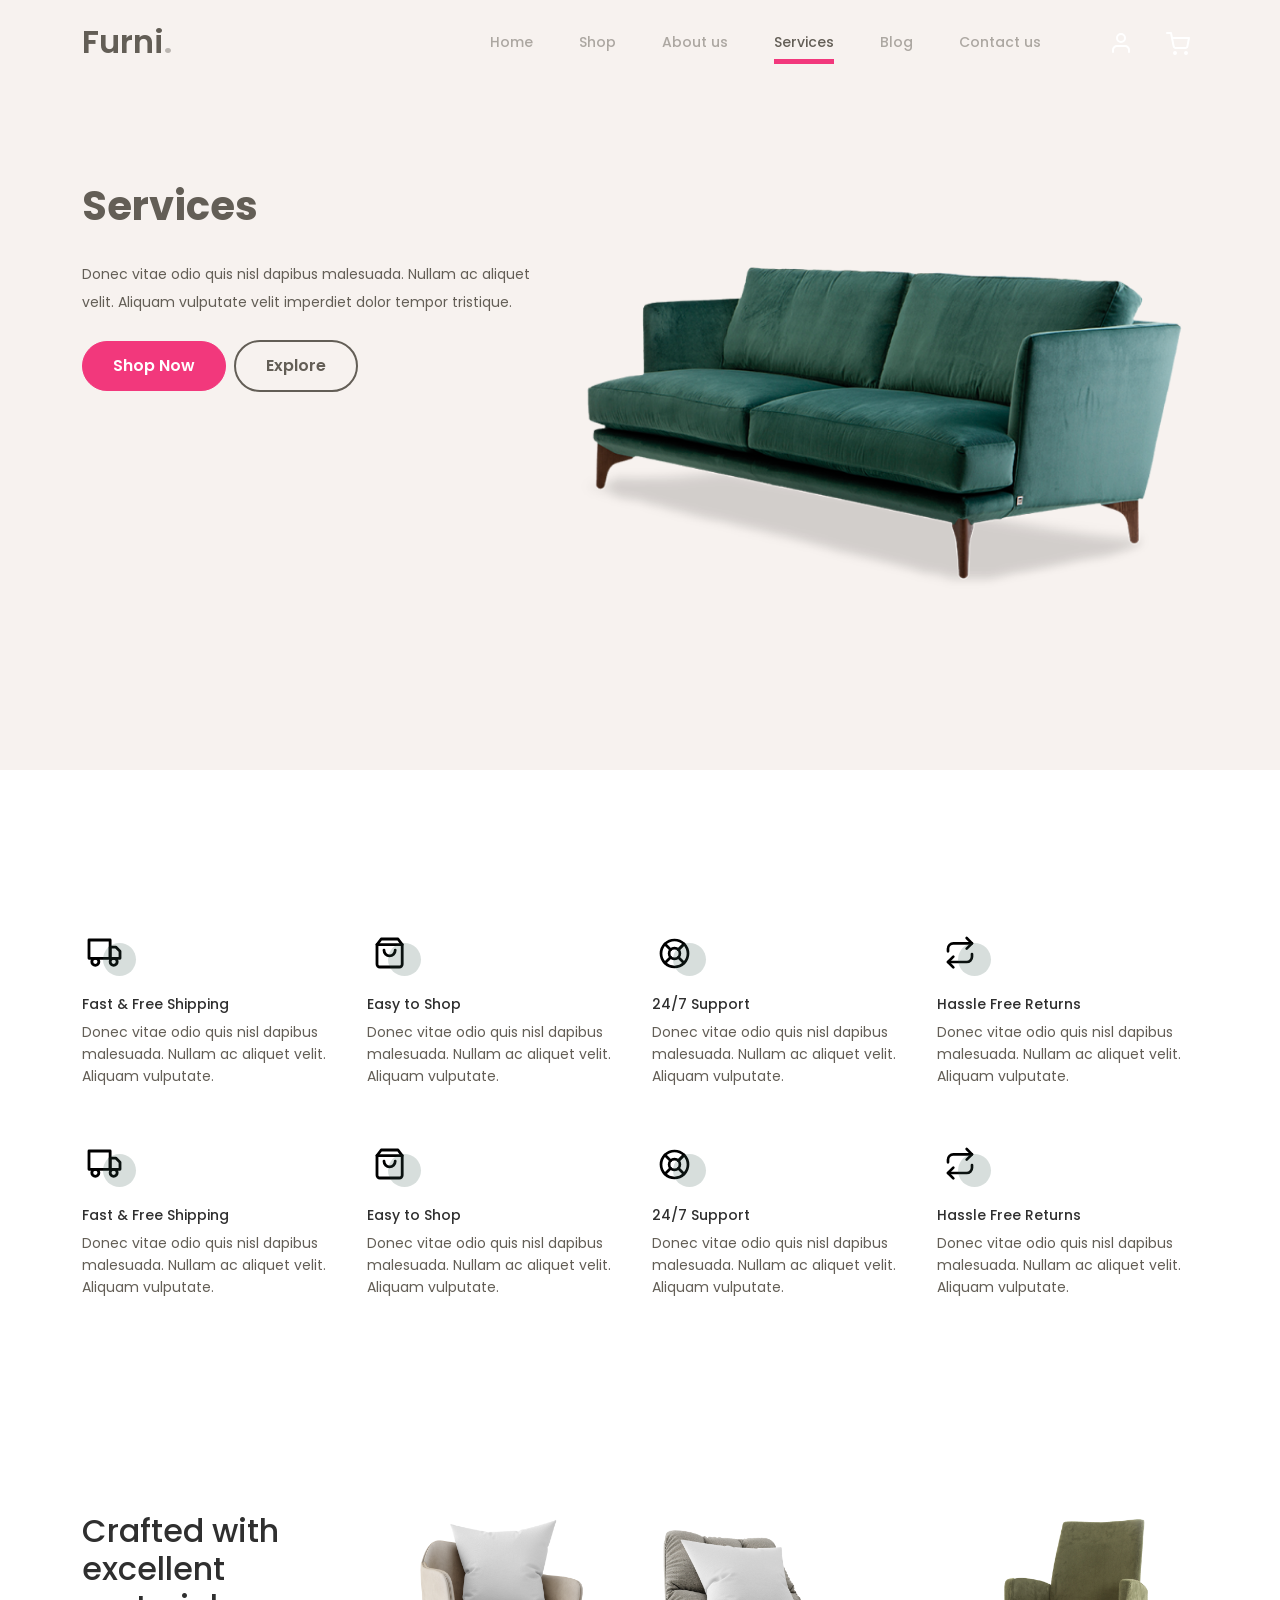
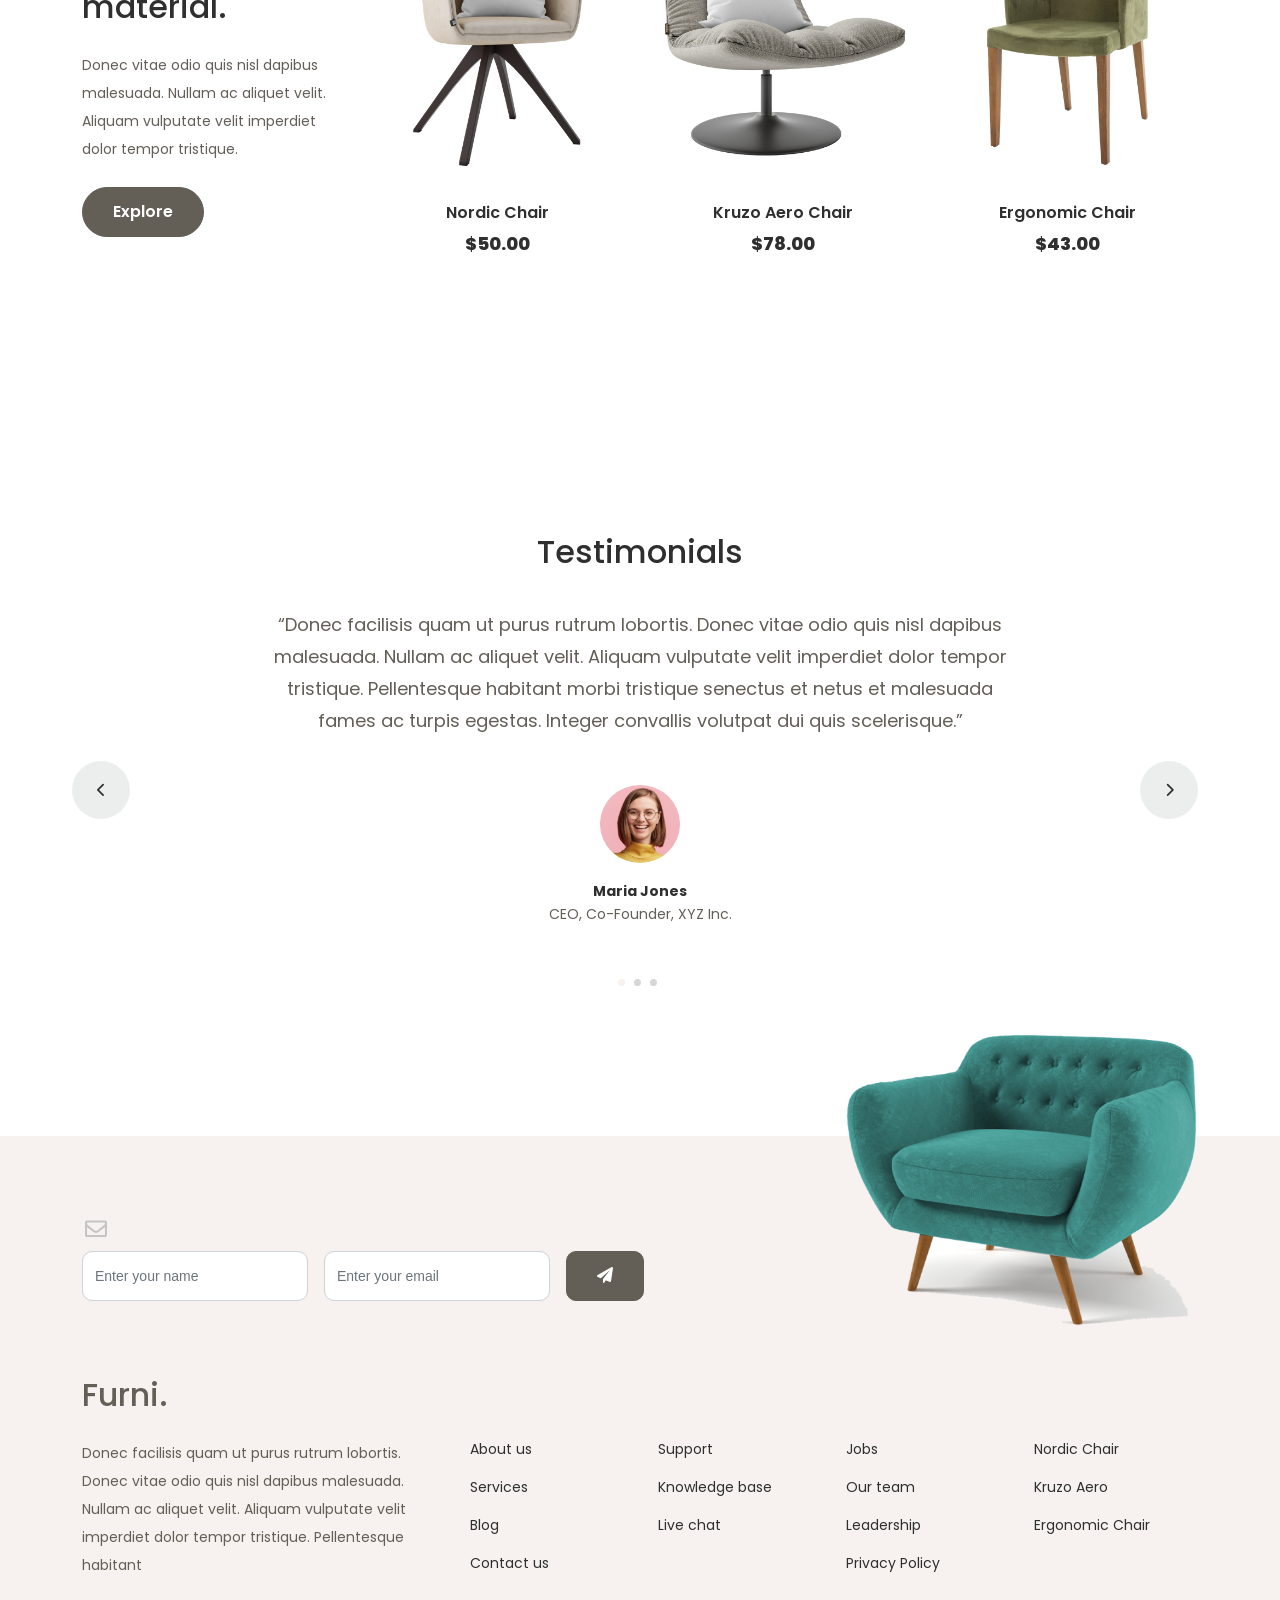
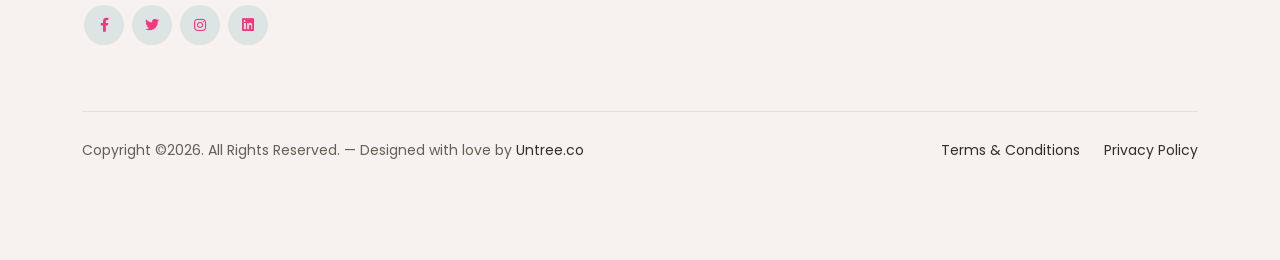
<file: services.html>
<!-- /*
* Bootstrap 5
* Template Name: Furni
* Template Author: Untree.co
* Template URI: https://untree.co/
* License: https://creativecommons.org/licenses/by/3.0/
*/ -->
<!doctype html>
<html lang="en">
<head>
  <meta charset="utf-8">
  <meta name="viewport" content="width=device-width, initial-scale=1, shrink-to-fit=no">
  <meta name="author" content="Untree.co">
  <link rel="shortcut icon" href="favicon.png">

  <meta name="description" content="" />
  <meta name="keywords" content="bootstrap, bootstrap4" />

		<!-- Bootstrap CSS -->
		<link href="css/bootstrap.min.css" rel="stylesheet">
		<link href="https://cdnjs.cloudflare.com/ajax/libs/font-awesome/6.0.0-beta3/css/all.min.css" rel="stylesheet">
		<link href="css/tiny-slider.css" rel="stylesheet">
		<link href="css/style.css" rel="stylesheet">
		<title>Furni Free Bootstrap 5 Template for Furniture and Interior Design Websites by Untree.co </title>
	</head>

	<body>

		<!-- Start Header/Navigation -->
		<nav class="custom-navbar navbar navbar navbar-expand-md navbar-dark bg-dark" arial-label="Furni navigation bar">

			<div class="container">
				<a class="navbar-brand" href="index.html">Furni<span>.</span></a>

				<button class="navbar-toggler" type="button" data-bs-toggle="collapse" data-bs-target="#navbarsFurni" aria-controls="navbarsFurni" aria-expanded="false" aria-label="Toggle navigation">
					<span class="navbar-toggler-icon"></span>
				</button>

				<div class="collapse navbar-collapse" id="navbarsFurni">
					<ul class="custom-navbar-nav navbar-nav ms-auto mb-2 mb-md-0">
						<li class="nav-item">
							<a class="nav-link" href="index.html">Home</a>
						</li>
						<li><a class="nav-link" href="shop.html">Shop</a></li>
						<li><a class="nav-link" href="about.html">About us</a></li>
						<li class="active"><a class="nav-link" href="services.html">Services</a></li>
						<li><a class="nav-link" href="blog.html">Blog</a></li>
						<li><a class="nav-link" href="contact.html">Contact us</a></li>
					</ul>

					<ul class="custom-navbar-cta navbar-nav mb-2 mb-md-0 ms-5">
						<li><a class="nav-link" href="#"><img src="images/user.svg"></a></li>
						<li><a class="nav-link" href="cart.html"><img src="images/cart.svg"></a></li>
					</ul>
				</div>
			</div>
				
		</nav>
		<!-- End Header/Navigation -->

		<!-- Start Hero Section -->
			<div class="hero">
				<div class="container">
					<div class="row justify-content-between">
						<div class="col-lg-5">
							<div class="intro-excerpt">
								<h1>Services</h1>
								<p class="mb-4">Donec vitae odio quis nisl dapibus malesuada. Nullam ac aliquet velit. Aliquam vulputate velit imperdiet dolor tempor tristique.</p>
								<p><a href="" class="btn btn-secondary me-2">Shop Now</a><a href="#" class="btn btn-white-outline">Explore</a></p>
							</div>
						</div>
						<div class="col-lg-7">
							<div class="hero-img-wrap">
								<img src="images/couch.png" class="img-fluid">
							</div>
						</div>
					</div>
				</div>
			</div>
		<!-- End Hero Section -->

		

		<!-- Start Why Choose Us Section -->
		<div class="why-choose-section">
			<div class="container">
				
				
				<div class="row my-5">
					<div class="col-6 col-md-6 col-lg-3 mb-4">
						<div class="feature">
							<div class="icon">
								<img src="images/truck.svg" alt="Image" class="imf-fluid">
							</div>
							<h3>Fast &amp; Free Shipping</h3>
							<p>Donec vitae odio quis nisl dapibus malesuada. Nullam ac aliquet velit. Aliquam vulputate.</p>
						</div>
					</div>

					<div class="col-6 col-md-6 col-lg-3 mb-4">
						<div class="feature">
							<div class="icon">
								<img src="images/bag.svg" alt="Image" class="imf-fluid">
							</div>
							<h3>Easy to Shop</h3>
							<p>Donec vitae odio quis nisl dapibus malesuada. Nullam ac aliquet velit. Aliquam vulputate.</p>
						</div>
					</div>

					<div class="col-6 col-md-6 col-lg-3 mb-4">
						<div class="feature">
							<div class="icon">
								<img src="images/support.svg" alt="Image" class="imf-fluid">
							</div>
							<h3>24/7 Support</h3>
							<p>Donec vitae odio quis nisl dapibus malesuada. Nullam ac aliquet velit. Aliquam vulputate.</p>
						</div>
					</div>

					<div class="col-6 col-md-6 col-lg-3 mb-4">
						<div class="feature">
							<div class="icon">
								<img src="images/return.svg" alt="Image" class="imf-fluid">
							</div>
							<h3>Hassle Free Returns</h3>
							<p>Donec vitae odio quis nisl dapibus malesuada. Nullam ac aliquet velit. Aliquam vulputate.</p>
						</div>
					</div>

					<div class="col-6 col-md-6 col-lg-3 mb-4">
						<div class="feature">
							<div class="icon">
								<img src="images/truck.svg" alt="Image" class="imf-fluid">
							</div>
							<h3>Fast &amp; Free Shipping</h3>
							<p>Donec vitae odio quis nisl dapibus malesuada. Nullam ac aliquet velit. Aliquam vulputate.</p>
						</div>
					</div>

					<div class="col-6 col-md-6 col-lg-3 mb-4">
						<div class="feature">
							<div class="icon">
								<img src="images/bag.svg" alt="Image" class="imf-fluid">
							</div>
							<h3>Easy to Shop</h3>
							<p>Donec vitae odio quis nisl dapibus malesuada. Nullam ac aliquet velit. Aliquam vulputate.</p>
						</div>
					</div>

					<div class="col-6 col-md-6 col-lg-3 mb-4">
						<div class="feature">
							<div class="icon">
								<img src="images/support.svg" alt="Image" class="imf-fluid">
							</div>
							<h3>24/7 Support</h3>
							<p>Donec vitae odio quis nisl dapibus malesuada. Nullam ac aliquet velit. Aliquam vulputate.</p>
						</div>
					</div>

					<div class="col-6 col-md-6 col-lg-3 mb-4">
						<div class="feature">
							<div class="icon">
								<img src="images/return.svg" alt="Image" class="imf-fluid">
							</div>
							<h3>Hassle Free Returns</h3>
							<p>Donec vitae odio quis nisl dapibus malesuada. Nullam ac aliquet velit. Aliquam vulputate.</p>
						</div>
					</div>

				</div>
			
			</div>
		</div>
		<!-- End Why Choose Us Section -->

		<!-- Start Product Section -->
		<div class="product-section pt-0">
			<div class="container">
				<div class="row">

					<!-- Start Column 1 -->
					<div class="col-md-12 col-lg-3 mb-5 mb-lg-0">
						<h2 class="mb-4 section-title">Crafted with excellent material.</h2>
						<p class="mb-4">Donec vitae odio quis nisl dapibus malesuada. Nullam ac aliquet velit. Aliquam vulputate velit imperdiet dolor tempor tristique. </p>
						<p><a href="#" class="btn">Explore</a></p>
					</div> 
					<!-- End Column 1 -->

					<!-- Start Column 2 -->
					<div class="col-12 col-md-4 col-lg-3 mb-5 mb-md-0">
						<a class="product-item" href="#">
							<img src="images/product-1.png" class="img-fluid product-thumbnail">
							<h3 class="product-title">Nordic Chair</h3>
							<strong class="product-price">$50.00</strong>

							<span class="icon-cross">
								<img src="images/cross.svg" class="img-fluid">
							</span>
						</a>
					</div> 
					<!-- End Column 2 -->

					<!-- Start Column 3 -->
					<div class="col-12 col-md-4 col-lg-3 mb-5 mb-md-0">
						<a class="product-item" href="#">
							<img src="images/product-2.png" class="img-fluid product-thumbnail">
							<h3 class="product-title">Kruzo Aero Chair</h3>
							<strong class="product-price">$78.00</strong>

							<span class="icon-cross">
								<img src="images/cross.svg" class="img-fluid">
							</span>
						</a>
					</div>
					<!-- End Column 3 -->

					<!-- Start Column 4 -->
					<div class="col-12 col-md-4 col-lg-3 mb-5 mb-md-0">
						<a class="product-item" href="#">
							<img src="images/product-3.png" class="img-fluid product-thumbnail">
							<h3 class="product-title">Ergonomic Chair</h3>
							<strong class="product-price">$43.00</strong>

							<span class="icon-cross">
								<img src="images/cross.svg" class="img-fluid">
							</span>
						</a>
					</div>
					<!-- End Column 4 -->

				</div>
			</div>
		</div>
		<!-- End Product Section -->

		

		<!-- Start Testimonial Slider -->
		<div class="testimonial-section before-footer-section">
			<div class="container">
				<div class="row">
					<div class="col-lg-7 mx-auto text-center">
						<h2 class="section-title">Testimonials</h2>
					</div>
				</div>

				<div class="row justify-content-center">
					<div class="col-lg-12">
						<div class="testimonial-slider-wrap text-center">

							<div id="testimonial-nav">
								<span class="prev" data-controls="prev"><span class="fa fa-chevron-left"></span></span>
								<span class="next" data-controls="next"><span class="fa fa-chevron-right"></span></span>
							</div>

							<div class="testimonial-slider">
								
								<div class="item">
									<div class="row justify-content-center">
										<div class="col-lg-8 mx-auto">

											<div class="testimonial-block text-center">
												<blockquote class="mb-5">
													<p>&ldquo;Donec facilisis quam ut purus rutrum lobortis. Donec vitae odio quis nisl dapibus malesuada. Nullam ac aliquet velit. Aliquam vulputate velit imperdiet dolor tempor tristique. Pellentesque habitant morbi tristique senectus et netus et malesuada fames ac turpis egestas. Integer convallis volutpat dui quis scelerisque.&rdquo;</p>
												</blockquote>

												<div class="author-info">
													<div class="author-pic">
														<img src="images/person-1.png" alt="Maria Jones" class="img-fluid">
													</div>
													<h3 class="font-weight-bold">Maria Jones</h3>
													<span class="position d-block mb-3">CEO, Co-Founder, XYZ Inc.</span>
												</div>
											</div>

										</div>
									</div>
								</div> 
								<!-- END item -->

								<div class="item">
									<div class="row justify-content-center">
										<div class="col-lg-8 mx-auto">

											<div class="testimonial-block text-center">
												<blockquote class="mb-5">
													<p>&ldquo;Donec facilisis quam ut purus rutrum lobortis. Donec vitae odio quis nisl dapibus malesuada. Nullam ac aliquet velit. Aliquam vulputate velit imperdiet dolor tempor tristique. Pellentesque habitant morbi tristique senectus et netus et malesuada fames ac turpis egestas. Integer convallis volutpat dui quis scelerisque.&rdquo;</p>
												</blockquote>

												<div class="author-info">
													<div class="author-pic">
														<img src="images/person-1.png" alt="Maria Jones" class="img-fluid">
													</div>
													<h3 class="font-weight-bold">Maria Jones</h3>
													<span class="position d-block mb-3">CEO, Co-Founder, XYZ Inc.</span>
												</div>
											</div>

										</div>
									</div>
								</div> 
								<!-- END item -->

								<div class="item">
									<div class="row justify-content-center">
										<div class="col-lg-8 mx-auto">

											<div class="testimonial-block text-center">
												<blockquote class="mb-5">
													<p>&ldquo;Donec facilisis quam ut purus rutrum lobortis. Donec vitae odio quis nisl dapibus malesuada. Nullam ac aliquet velit. Aliquam vulputate velit imperdiet dolor tempor tristique. Pellentesque habitant morbi tristique senectus et netus et malesuada fames ac turpis egestas. Integer convallis volutpat dui quis scelerisque.&rdquo;</p>
												</blockquote>

												<div class="author-info">
													<div class="author-pic">
														<img src="images/person-1.png" alt="Maria Jones" class="img-fluid">
													</div>
													<h3 class="font-weight-bold">Maria Jones</h3>
													<span class="position d-block mb-3">CEO, Co-Founder, XYZ Inc.</span>
												</div>
											</div>

										</div>
									</div>
								</div> 
								<!-- END item -->

							</div>

						</div>
					</div>
				</div>
			</div>
		</div>
		<!-- End Testimonial Slider -->

		

		<!-- Start Footer Section -->
		<footer class="footer-section">
			<div class="container relative">

				<div class="sofa-img">
					<img src="images/sofa.png" alt="Image" class="img-fluid">
				</div>

				<div class="row">
					<div class="col-lg-8">
						<div class="subscription-form">
							<h3 class="d-flex align-items-center"><span class="me-1"><img src="images/envelope-outline.svg" alt="Image" class="img-fluid"></span><span>Subscribe to Newsletter</span></h3>

							<form action="#" class="row g-3">
								<div class="col-auto">
									<input type="text" class="form-control" placeholder="Enter your name">
								</div>
								<div class="col-auto">
									<input type="email" class="form-control" placeholder="Enter your email">
								</div>
								<div class="col-auto">
									<button class="btn btn-primary">
										<span class="fa fa-paper-plane"></span>
									</button>
								</div>
							</form>

						</div>
					</div>
				</div>

				<div class="row g-5 mb-5">
					<div class="col-lg-4">
						<div class="mb-4 footer-logo-wrap"><a href="#" class="footer-logo">Furni<span>.</span></a></div>
						<p class="mb-4">Donec facilisis quam ut purus rutrum lobortis. Donec vitae odio quis nisl dapibus malesuada. Nullam ac aliquet velit. Aliquam vulputate velit imperdiet dolor tempor tristique. Pellentesque habitant</p>

						<ul class="list-unstyled custom-social">
							<li><a href="#"><span class="fa fa-brands fa-facebook-f"></span></a></li>
							<li><a href="#"><span class="fa fa-brands fa-twitter"></span></a></li>
							<li><a href="#"><span class="fa fa-brands fa-instagram"></span></a></li>
							<li><a href="#"><span class="fa fa-brands fa-linkedin"></span></a></li>
						</ul>
					</div>

					<div class="col-lg-8">
						<div class="row links-wrap">
							<div class="col-6 col-sm-6 col-md-3">
								<ul class="list-unstyled">
									<li><a href="#">About us</a></li>
									<li><a href="#">Services</a></li>
									<li><a href="#">Blog</a></li>
									<li><a href="#">Contact us</a></li>
								</ul>
							</div>

							<div class="col-6 col-sm-6 col-md-3">
								<ul class="list-unstyled">
									<li><a href="#">Support</a></li>
									<li><a href="#">Knowledge base</a></li>
									<li><a href="#">Live chat</a></li>
								</ul>
							</div>

							<div class="col-6 col-sm-6 col-md-3">
								<ul class="list-unstyled">
									<li><a href="#">Jobs</a></li>
									<li><a href="#">Our team</a></li>
									<li><a href="#">Leadership</a></li>
									<li><a href="#">Privacy Policy</a></li>
								</ul>
							</div>

							<div class="col-6 col-sm-6 col-md-3">
								<ul class="list-unstyled">
									<li><a href="#">Nordic Chair</a></li>
									<li><a href="#">Kruzo Aero</a></li>
									<li><a href="#">Ergonomic Chair</a></li>
								</ul>
							</div>
						</div>
					</div>

				</div>

				<div class="border-top copyright">
					<div class="row pt-4">
						<div class="col-lg-6">
							<p class="mb-2 text-center text-lg-start">Copyright &copy;<script>document.write(new Date().getFullYear());</script>. All Rights Reserved. &mdash; Designed with love by <a href="https://untree.co">Untree.co</a> <!-- License information: https://untree.co/license/ -->
            </p>
						</div>

						<div class="col-lg-6 text-center text-lg-end">
							<ul class="list-unstyled d-inline-flex ms-auto">
								<li class="me-4"><a href="#">Terms &amp; Conditions</a></li>
								<li><a href="#">Privacy Policy</a></li>
							</ul>
						</div>

					</div>
				</div>

			</div>
		</footer>
		<!-- End Footer Section -->	


		<script src="js/bootstrap.bundle.min.js"></script>
		<script src="js/tiny-slider.js"></script>
		<script src="js/custom.js"></script>
	</body>

</html>
</file>
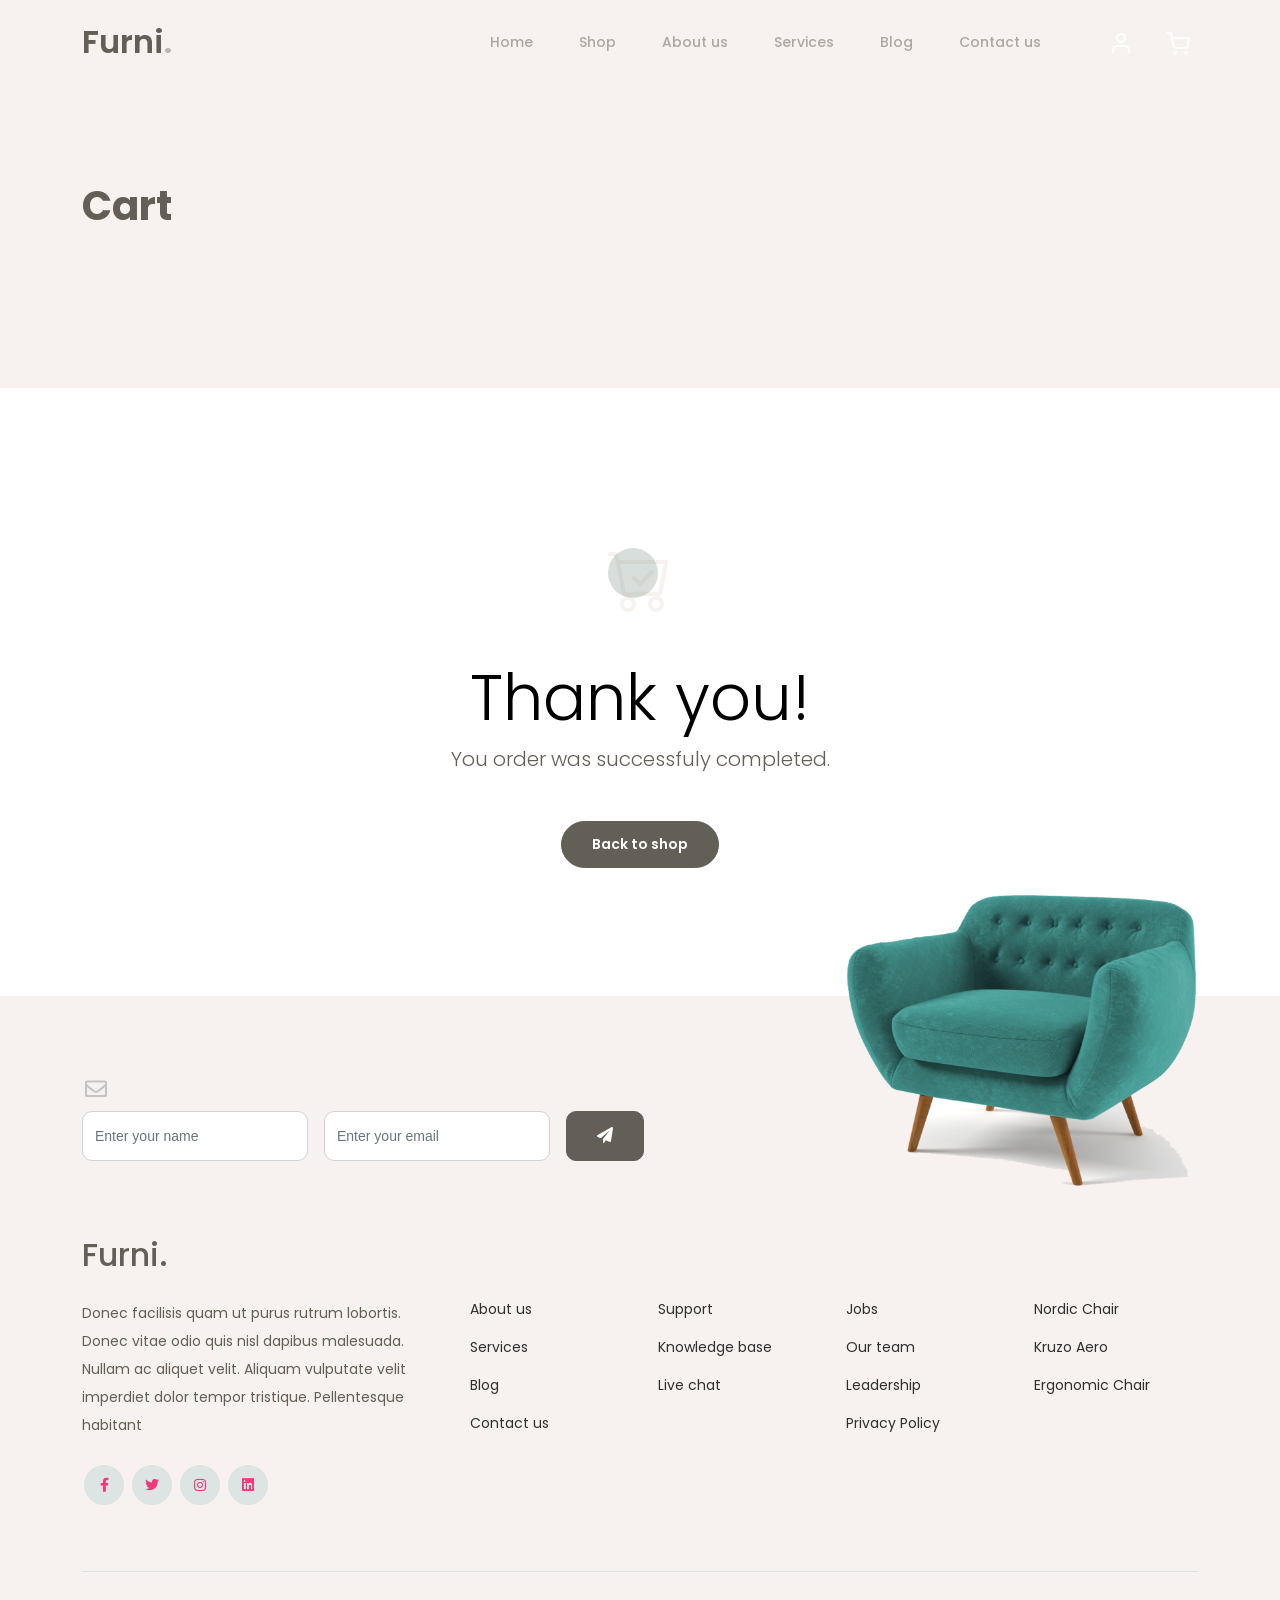
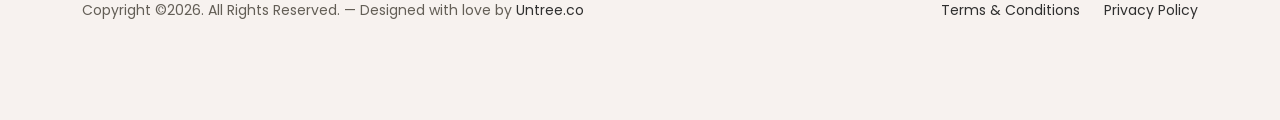
<file: thankyou.html>
<!-- /*
* Bootstrap 5
* Template Name: Furni
* Template Author: Untree.co
* Template URI: https://untree.co/
* License: https://creativecommons.org/licenses/by/3.0/
*/ -->
<!doctype html>
<html lang="en">
<head>
  <meta charset="utf-8">
  <meta name="viewport" content="width=device-width, initial-scale=1, shrink-to-fit=no">
  <meta name="author" content="Untree.co">
  <link rel="shortcut icon" href="favicon.png">

  <meta name="description" content="" />
  <meta name="keywords" content="bootstrap, bootstrap4" />

		<!-- Bootstrap CSS -->
		<link href="css/bootstrap.min.css" rel="stylesheet">
		<link href="https://cdnjs.cloudflare.com/ajax/libs/font-awesome/6.0.0-beta3/css/all.min.css" rel="stylesheet">
		<link href="css/tiny-slider.css" rel="stylesheet">
		<link href="css/style.css" rel="stylesheet">
		<title>Furni Free Bootstrap 5 Template for Furniture and Interior Design Websites by Untree.co </title>
	</head>

	<body>

		<!-- Start Header/Navigation -->
		<nav class="custom-navbar navbar navbar navbar-expand-md navbar-dark bg-dark" arial-label="Furni navigation bar">

			<div class="container">
				<a class="navbar-brand" href="index.html">Furni<span>.</span></a>

				<button class="navbar-toggler" type="button" data-bs-toggle="collapse" data-bs-target="#navbarsFurni" aria-controls="navbarsFurni" aria-expanded="false" aria-label="Toggle navigation">
					<span class="navbar-toggler-icon"></span>
				</button>

				<div class="collapse navbar-collapse" id="navbarsFurni">
					<ul class="custom-navbar-nav navbar-nav ms-auto mb-2 mb-md-0">
						<li class="nav-item ">
							<a class="nav-link" href="index.html">Home</a>
						</li>
						<li><a class="nav-link" href="shop.html">Shop</a></li>
						<li><a class="nav-link" href="about.html">About us</a></li>
						<li><a class="nav-link" href="services.html">Services</a></li>
						<li><a class="nav-link" href="blog.html">Blog</a></li>
						<li><a class="nav-link" href="contact.html">Contact us</a></li>
					</ul>

					<ul class="custom-navbar-cta navbar-nav mb-2 mb-md-0 ms-5">
						<li><a class="nav-link" href="#"><img src="images/user.svg"></a></li>
						<li><a class="nav-link" href="cart.html"><img src="images/cart.svg"></a></li>
					</ul>
				</div>
			</div>
				
		</nav>
		<!-- End Header/Navigation -->

		<!-- Start Hero Section -->
			<div class="hero">
				<div class="container">
					<div class="row justify-content-between">
						<div class="col-lg-5">
							<div class="intro-excerpt">
								<h1>Cart</h1>
							</div>
						</div>
						<div class="col-lg-7">
							
						</div>
					</div>
				</div>
			</div>
		<!-- End Hero Section -->

		

		<div class="untree_co-section">
    <div class="container">
      <div class="row">
        <div class="col-md-12 text-center pt-5">
          <span class="display-3 thankyou-icon text-primary">
            <svg width="1em" height="1em" viewBox="0 0 16 16" class="bi bi-cart-check mb-5" fill="currentColor" xmlns="http://www.w3.org/2000/svg">
              <path fill-rule="evenodd" d="M11.354 5.646a.5.5 0 0 1 0 .708l-3 3a.5.5 0 0 1-.708 0l-1.5-1.5a.5.5 0 1 1 .708-.708L8 8.293l2.646-2.647a.5.5 0 0 1 .708 0z"/>
              <path fill-rule="evenodd" d="M0 1.5A.5.5 0 0 1 .5 1H2a.5.5 0 0 1 .485.379L2.89 3H14.5a.5.5 0 0 1 .491.592l-1.5 8A.5.5 0 0 1 13 12H4a.5.5 0 0 1-.491-.408L2.01 3.607 1.61 2H.5a.5.5 0 0 1-.5-.5zM3.102 4l1.313 7h8.17l1.313-7H3.102zM5 12a2 2 0 1 0 0 4 2 2 0 0 0 0-4zm7 0a2 2 0 1 0 0 4 2 2 0 0 0 0-4zm-7 1a1 1 0 1 0 0 2 1 1 0 0 0 0-2zm7 0a1 1 0 1 0 0 2 1 1 0 0 0 0-2z"/>
            </svg>
          </span>
          <h2 class="display-3 text-black">Thank you!</h2>
          <p class="lead mb-5">You order was successfuly completed.</p>
          <p><a href="shop.html" class="btn btn-sm btn-outline-black">Back to shop</a></p>
        </div>
      </div>
    </div>
  </div>

		<!-- Start Footer Section -->
		<footer class="footer-section">
			<div class="container relative">

				<div class="sofa-img">
					<img src="images/sofa.png" alt="Image" class="img-fluid">
				</div>

				<div class="row">
					<div class="col-lg-8">
						<div class="subscription-form">
							<h3 class="d-flex align-items-center"><span class="me-1"><img src="images/envelope-outline.svg" alt="Image" class="img-fluid"></span><span>Subscribe to Newsletter</span></h3>

							<form action="#" class="row g-3">
								<div class="col-auto">
									<input type="text" class="form-control" placeholder="Enter your name">
								</div>
								<div class="col-auto">
									<input type="email" class="form-control" placeholder="Enter your email">
								</div>
								<div class="col-auto">
									<button class="btn btn-primary">
										<span class="fa fa-paper-plane"></span>
									</button>
								</div>
							</form>

						</div>
					</div>
				</div>

				<div class="row g-5 mb-5">
					<div class="col-lg-4">
						<div class="mb-4 footer-logo-wrap"><a href="#" class="footer-logo">Furni<span>.</span></a></div>
						<p class="mb-4">Donec facilisis quam ut purus rutrum lobortis. Donec vitae odio quis nisl dapibus malesuada. Nullam ac aliquet velit. Aliquam vulputate velit imperdiet dolor tempor tristique. Pellentesque habitant</p>

						<ul class="list-unstyled custom-social">
							<li><a href="#"><span class="fa fa-brands fa-facebook-f"></span></a></li>
							<li><a href="#"><span class="fa fa-brands fa-twitter"></span></a></li>
							<li><a href="#"><span class="fa fa-brands fa-instagram"></span></a></li>
							<li><a href="#"><span class="fa fa-brands fa-linkedin"></span></a></li>
						</ul>
					</div>

					<div class="col-lg-8">
						<div class="row links-wrap">
							<div class="col-6 col-sm-6 col-md-3">
								<ul class="list-unstyled">
									<li><a href="#">About us</a></li>
									<li><a href="#">Services</a></li>
									<li><a href="#">Blog</a></li>
									<li><a href="#">Contact us</a></li>
								</ul>
							</div>

							<div class="col-6 col-sm-6 col-md-3">
								<ul class="list-unstyled">
									<li><a href="#">Support</a></li>
									<li><a href="#">Knowledge base</a></li>
									<li><a href="#">Live chat</a></li>
								</ul>
							</div>

							<div class="col-6 col-sm-6 col-md-3">
								<ul class="list-unstyled">
									<li><a href="#">Jobs</a></li>
									<li><a href="#">Our team</a></li>
									<li><a href="#">Leadership</a></li>
									<li><a href="#">Privacy Policy</a></li>
								</ul>
							</div>

							<div class="col-6 col-sm-6 col-md-3">
								<ul class="list-unstyled">
									<li><a href="#">Nordic Chair</a></li>
									<li><a href="#">Kruzo Aero</a></li>
									<li><a href="#">Ergonomic Chair</a></li>
								</ul>
							</div>
						</div>
					</div>

				</div>

				<div class="border-top copyright">
					<div class="row pt-4">
						<div class="col-lg-6">
							<p class="mb-2 text-center text-lg-start">Copyright &copy;<script>document.write(new Date().getFullYear());</script>. All Rights Reserved. &mdash; Designed with love by <a href="https://untree.co">Untree.co</a> <!-- License information: https://untree.co/license/ -->
            </p>
						</div>

						<div class="col-lg-6 text-center text-lg-end">
							<ul class="list-unstyled d-inline-flex ms-auto">
								<li class="me-4"><a href="#">Terms &amp; Conditions</a></li>
								<li><a href="#">Privacy Policy</a></li>
							</ul>
						</div>

					</div>
				</div>

			</div>
		</footer>
		<!-- End Footer Section -->	


		<script src="js/bootstrap.bundle.min.js"></script>
		<script src="js/tiny-slider.js"></script>
		<script src="js/custom.js"></script>
	</body>

</html>
</file>
<file: css/tiny-slider.css>
.tns-outer{padding:0 !important}.tns-outer [hidden]{display:none !important}.tns-outer [aria-controls],.tns-outer [data-action]{cursor:pointer}.tns-slider{-webkit-transition:all 0s;-moz-transition:all 0s;transition:all 0s}.tns-slider>.tns-item{-webkit-box-sizing:border-box;-moz-box-sizing:border-box;box-sizing:border-box}.tns-horizontal.tns-subpixel{white-space:nowrap}.tns-horizontal.tns-subpixel>.tns-item{display:inline-block;vertical-align:top;white-space:normal}.tns-horizontal.tns-no-subpixel:after{content:'';display:table;clear:both}.tns-horizontal.tns-no-subpixel>.tns-item{float:left}.tns-horizontal.tns-carousel.tns-no-subpixel>.tns-item{margin-right:-100%}.tns-no-calc{position:relative;left:0}.tns-gallery{position:relative;left:0;min-height:1px}.tns-gallery>.tns-item{position:absolute;left:-100%;-webkit-transition:transform 0s, opacity 0s;-moz-transition:transform 0s, opacity 0s;transition:transform 0s, opacity 0s}.tns-gallery>.tns-slide-active{position:relative;left:auto !important}.tns-gallery>.tns-moving{-webkit-transition:all 0.25s;-moz-transition:all 0.25s;transition:all 0.25s}.tns-autowidth{display:inline-block}.tns-lazy-img{-webkit-transition:opacity 0.6s;-moz-transition:opacity 0.6s;transition:opacity 0.6s;opacity:0.6}.tns-lazy-img.tns-complete{opacity:1}.tns-ah{-webkit-transition:height 0s;-moz-transition:height 0s;transition:height 0s}.tns-ovh{overflow:hidden}.tns-visually-hidden{position:absolute;left:-10000em}.tns-transparent{opacity:0;visibility:hidden}.tns-fadeIn{opacity:1;filter:alpha(opacity=100);z-index:0}.tns-normal,.tns-fadeOut{opacity:0;filter:alpha(opacity=0);z-index:-1}.tns-vpfix{white-space:nowrap}.tns-vpfix>div,.tns-vpfix>li{display:inline-block}.tns-t-subp2{margin:0 auto;width:310px;position:relative;height:10px;overflow:hidden}.tns-t-ct{width:2333.3333333%;width:-webkit-calc(100% * 70 / 3);width:-moz-calc(100% * 70 / 3);width:calc(100% * 70 / 3);position:absolute;right:0}.tns-t-ct:after{content:'';display:table;clear:both}.tns-t-ct>div{width:1.4285714%;width:-webkit-calc(100% / 70);width:-moz-calc(100% / 70);width:calc(100% / 70);height:10px;float:left}

/*# sourceMappingURL=sourcemaps/tiny-slider.css.map */
</file>
<file: css/style.css>
/*
* Template Name: UntreeStore
* Template Author: Untree.co
* Author URI: https://untree.co/
* License: https://creativecommons.org/licenses/by/3.0/
*/
@import url('https://fonts.googleapis.com/css2?family=Poppins:wght@300;400;500;600;700&display=swap');
body {
  overflow-x: hidden;
  position: relative; }

body {
  font-family: 'Poppins', sans-serif;
  font-weight: 400;
  line-height: 28px;
  color: #635E56;
  font-size: 14px;
  background-color: #ffffff !important; }


a {
  text-decoration: none;
  -webkit-transition: .3s all ease;
  -o-transition: .3s all ease;
  transition: .3s all ease;
  color: #2f2f2f;
  text-decoration: underline; }
  a:hover {
    color: #2f2f2f;
    text-decoration: none; }
  a.more {
    font-weight: 600; }

.custom-navbar {
  background: #F7F2EF !important;
  padding-top: 20px;
  padding-bottom: 20px; }
  .custom-navbar .navbar-brand {
    font-size: 32px;
    font-weight: 600;
   color: #635E56; }
    .custom-navbar .navbar-brand > span {
      opacity: .4; }
  .custom-navbar .navbar-toggler {
    border-color: transparent;
   }
    .custom-navbar .navbar-toggler:active, .custom-navbar .navbar-toggler:focus {
      -webkit-box-shadow: none;
      box-shadow: none;
      outline: none; }
  @media (min-width: 992px) {
    .custom-navbar .custom-navbar-nav li {
      margin-left: 15px;
      margin-right: 15px; } }
  .custom-navbar .custom-navbar-nav li a {
    font-weight: 500;
    color: #635E56 !important;
    opacity: .5;
    -webkit-transition: .3s all ease;
    -o-transition: .3s all ease;
    transition: .3s all ease;
    position: relative; }
    @media (min-width: 768px) {
      .custom-navbar .custom-navbar-nav li a:before {
        content: "";
        position: absolute;
        bottom: 0;
        left: 8px;
        right: 8px;
        background: #F2387C;
        height: 5px;
        opacity: 1;
        visibility: visible;
        width: 0;
        -webkit-transition: .15s all ease-out;
        -o-transition: .15s all ease-out;
        transition: .15s all ease-out; } }
    .custom-navbar .custom-navbar-nav li a:hover {
      opacity: 0.5; }
      .custom-navbar .custom-navbar-nav li a:hover:before {
        width: calc(100% - 16px); }
  .custom-navbar .custom-navbar-nav li.active a {
    opacity: 1; }
    .custom-navbar .custom-navbar-nav li.active a:before {
      width: calc(100% - 16px); }
  .custom-navbar .custom-navbar-cta {
    margin-left: 0 !important;
    -webkit-box-orient: horizontal;
    -webkit-box-direction: normal;
    -ms-flex-direction: row;
    flex-direction: row; }
    @media (min-width: 768px) {
      .custom-navbar .custom-navbar-cta {
        margin-left: 40px !important; } }
    .custom-navbar .custom-navbar-cta li {
      margin-left: 0px;
      margin-right: 0px; }
      .custom-navbar .custom-navbar-cta li:first-child {
        margin-right: 20px; }

.hero {
  background: #F7F2EF;
  padding: calc(4rem - 30px) 0 0rem 0; }
  @media (min-width: 768px) {
    .hero {
      padding: calc(4rem - 30px) 0 4rem 0; } }
  @media (min-width: 992px) {
    .hero {
      padding: calc(8rem - 30px) 0 8rem 0; } }
  .hero .intro-excerpt {
    position: relative;
    z-index: 4; }
    @media (min-width: 992px) {
      .hero .intro-excerpt {
        max-width: 450px; } }
  .hero h1 {
    font-weight: 700;
    color: #635E56;
    margin-bottom: 30px; }
    @media (min-width: 1400px) {
      .hero h1 {
        font-size: 54px; } }
  .hero p {
    color: #635E56;
    margin-botom: 30px; }
.hero .hero-img-wrap {
    position: relative;
}

.hero .hero-img-wrap img {
    position: relative;
    top: 0;
    right: 0;
    left: 0;
    z-index: 2;
    max-width: 100%;
    height: auto;
}

@media (min-width: 768px) {
    .hero .hero-img-wrap img {
        right: 0;
        left: 0;
    }
}

@media (min-width: 992px) {
    .hero .hero-img-wrap img {
        position: relative;
        top: 0;
        left: 0;
        right: 0;
    }
}

.hero .hero-img-wrap:after {
    display: none;
}

.btn {
  font-weight: 600;
  padding: 12px 30px;
  border-radius: 30px;
  color: #ffffff;
  background: #635E56;
  border-color: #635E56; }
  .btn:hover {
    color: #fff;
    background: #46423c;
    border-color: #46423c; }
  .btn:active, .btn:focus {
    outline: none !important;
    -webkit-box-shadow: none;
    box-shadow: none; }
  .btn.btn-primary {
    background: #635E56;
    border-color: #635E56; }
    .btn.btn-primary:hover {
      background: #314d43;
      border-color: #314d43; }
  .btn.btn-secondary {
    color: #2f2f2f;
    background: #F2387C;
    border-color: #F2387C;
   color: #ffffff; }
    .btn.btn-secondary:hover {
      background: #a71c4f;
      border-color: #a71c4f;
     color: #ffffff; }
  .btn.btn-white-outline {
    background: transparent;
    border-width: 2px;
    border-color:#635E56;
     color: #635E56;  }
    .btn.btn-white-outline:hover {
      border-color: #F2387C;
      color: #635E56; 
     border-width: 3px;}

.section-title {
  color: #2f2f2f; }

.product-section {
  padding: 7rem 0; }
  .product-section .product-item {
    text-align: center;
    text-decoration: none;
    display: block;
    position: relative;
    padding-bottom: 50px;
    cursor: pointer; }
    .product-section .product-item .product-thumbnail {
      margin-bottom: 30px;
      position: relative;
      top: 0;
      -webkit-transition: .3s all ease;
      -o-transition: .3s all ease;
      transition: .3s all ease; }
    .product-section .product-item h3 {
      font-weight: 600;
      font-size: 16px; }
    .product-section .product-item strong {
      font-weight: 800 !important;
      font-size: 18px !important; }
    .product-section .product-item h3, .product-section .product-item strong {
      color: #2f2f2f;
      text-decoration: none; }
    .product-section .product-item .icon-cross {
      position: absolute;
      width: 35px;
      height: 35px;
      display: inline-block;
      background: #2f2f2f;
      bottom: 15px;
      left: 50%;
      -webkit-transform: translateX(-50%);
      -ms-transform: translateX(-50%);
      transform: translateX(-50%);
      margin-bottom: -17.5px;
      border-radius: 50%;
      opacity: 0;
      visibility: hidden;
      -webkit-transition: .3s all ease;
      -o-transition: .3s all ease;
      transition: .3s all ease; }
      .product-section .product-item .icon-cross img {
        position: absolute;
        left: 50%;
        top: 50%;
        -webkit-transform: translate(-50%, -50%);
        -ms-transform: translate(-50%, -50%);
        transform: translate(-50%, -50%); }
    .product-section .product-item:before {
      bottom: 0;
      left: 0;
      right: 0;
      position: absolute;
      content: "";
      background: #dce5e4;
      height: 0%;
      z-index: -1;
      border-radius: 10px;
      -webkit-transition: .3s all ease;
      -o-transition: .3s all ease;
      transition: .3s all ease; }
    .product-section .product-item:hover .product-thumbnail {
      top: -25px; }
    .product-section .product-item:hover .icon-cross {
      bottom: 0;
      opacity: 1;
      visibility: visible; }
    .product-section .product-item:hover:before {
      height: 70%; }

.why-choose-section {
    padding: 7rem 0;
    overflow: hidden;
}

.why-choose-section .img-wrap {
    position: relative;
}

.why-choose-section .img-wrap:before {
    position: absolute;
    content: "";
    width: 255px;
    height: 217px;
    background-image: url("../images/dots-pink.png");
    background-repeat: no-repeat;
    background-size: contain;
    transform: translate(-40%, -40%);
    z-index: -1;
}

.why-choose-section .img-wrap img {
    border-radius: 20px;
    max-width: 100%;
    height: auto;
}

/* MOBILE */
@media (max-width: 768px) {

    .why-choose-section {
        overflow: hidden;
    }

    .why-choose-section .img-wrap:before {
        display: none;
    }

    .why-choose-section .img-wrap img {
        width: 100%;
        height: auto;
    }

}

.feature {
  margin-bottom: 30px; }
  .feature .icon {
    display: inline-block;
    position: relative;
    margin-bottom: 20px; }
    .feature .icon:before {
      content: "";
      width: 33px;
      height: 33px;
      position: absolute;
      background: rgba(59, 93, 80, 0.2);
      border-radius: 50%;
      right: -8px;
      bottom: 0; }
  .feature h3 {
    font-size: 14px;
    color: #2f2f2f; }
  .feature p {
    font-size: 14px;
    line-height: 22px;
    color: #635E56; }

.we-help-section {
  padding: 7rem 0; }
  .we-help-section .imgs-grid {
    display: -ms-grid;
    display: grid;
    -ms-grid-columns: (1fr)[27];
    grid-template-columns: repeat(27, 1fr);
    position: relative; }
    .we-help-section .imgs-grid:before {
      position: absolute;
      content: "";
      width: 255px;
      height: 217px;
      background-image: url("../images/dots-pink.png");
      background-size: contain;
      background-repeat: no-repeat;
      -webkit-transform: translate(-40%, -40%);
      -ms-transform: translate(-40%, -40%);
      transform: translate(-40%, -40%);
      z-index: -1; }
    .we-help-section .imgs-grid .grid {
      position: relative; }
      .we-help-section .imgs-grid .grid img {
        border-radius: 20px;
        max-width: 100%; }
      .we-help-section .imgs-grid .grid.grid-1 {
        -ms-grid-column: 1;
        -ms-grid-column-span: 18;
        grid-column: 1 / span 18;
        -ms-grid-row: 1;
        -ms-grid-row-span: 27;
        grid-row: 1 / span 27; }
      .we-help-section .imgs-grid .grid.grid-2 {
        -ms-grid-column: 19;
        -ms-grid-column-span: 27;
        grid-column: 19 / span 27;
        -ms-grid-row: 1;
        -ms-grid-row-span: 5;
        grid-row: 1 / span 5;
        padding-left: 20px; }
      .we-help-section .imgs-grid .grid.grid-3 {
        -ms-grid-column: 14;
        -ms-grid-column-span: 16;
        grid-column: 14 / span 16;
        -ms-grid-row: 6;
        -ms-grid-row-span: 27;
        grid-row: 6 / span 27;
        padding-top: 20px; }

.custom-list {
  width: 100%; }
  .custom-list li {
    display: inline-block;
    width: calc(50% - 20px);
    margin-bottom: 12px;
    line-height: 1.5;
    position: relative;
    padding-left: 20px; }
    .custom-list li:before {
      content: "";
      width: 8px;
      height: 8px;
      border-radius: 50%;
      border: 2px solid #F7F2EF;
      position: absolute;
      left: 0;
      top: 8px; }

.popular-product {
  padding: 0 0 7rem 0; }
  .popular-product .product-item-sm h3 {
    font-size: 14px;
    font-weight: 700;
    color: #2f2f2f; }
  .popular-product .product-item-sm a {
    text-decoration: none;
    color: #2f2f2f;
    -webkit-transition: .3s all ease;
    -o-transition: .3s all ease;
    transition: .3s all ease; }
    .popular-product .product-item-sm a:hover {
      color: rgba(47, 47, 47, 0.5); }
  .popular-product .product-item-sm p {
    line-height: 1.4;
    margin-bottom: 10px;
    font-size: 14px; }
  .popular-product .product-item-sm .thumbnail {
    margin-right: 10px;
    -webkit-box-flex: 0;
    -ms-flex: 0 0 120px;
    flex: 0 0 120px;
    position: relative; }
    .popular-product .product-item-sm .thumbnail:before {
      content: "";
      position: absolute;
      border-radius: 20px;
      background: #dce5e4;
      width: 98px;
      height: 98px;
      top: 50%;
      left: 50%;
      -webkit-transform: translate(-50%, -50%);
      -ms-transform: translate(-50%, -50%);
      transform: translate(-50%, -50%);
      z-index: -1; }

.testimonial-section {
  padding: 3rem 0 7rem 0; }

.testimonial-slider-wrap {
  position: relative; }
  .testimonial-slider-wrap .tns-inner {
    padding-top: 30px; }
  .testimonial-slider-wrap .item .testimonial-block blockquote {
    font-size: 16px; }
    @media (min-width: 768px) {
      .testimonial-slider-wrap .item .testimonial-block blockquote {
        line-height: 32px;
        font-size: 18px; } }
  .testimonial-slider-wrap .item .testimonial-block .author-info .author-pic {
    margin-bottom: 20px; }
    .testimonial-slider-wrap .item .testimonial-block .author-info .author-pic img {
      max-width: 80px;
      border-radius: 50%; }
  .testimonial-slider-wrap .item .testimonial-block .author-info h3 {
    font-size: 14px;
    font-weight: 700;
    color: #2f2f2f;
    margin-bottom: 0; }
  .testimonial-slider-wrap #testimonial-nav {
    position: absolute;
    top: 50%;
    z-index: 99;
    width: 100%;
    display: none; }
    @media (min-width: 768px) {
      .testimonial-slider-wrap #testimonial-nav {
        display: block; } }
    .testimonial-slider-wrap #testimonial-nav > span {
      cursor: pointer;
      position: absolute;
      width: 58px;
      height: 58px;
      line-height: 58px;
      border-radius: 50%;
      background: rgba(59, 93, 80, 0.1);
      color: #2f2f2f;
      -webkit-transition: .3s all ease;
      -o-transition: .3s all ease;
      transition: .3s all ease; }
      .testimonial-slider-wrap #testimonial-nav > span:hover {
        background: #F7F2EF;
        color: #ffffff; }
    .testimonial-slider-wrap #testimonial-nav .prev {
      left: -10px; }
    .testimonial-slider-wrap #testimonial-nav .next {
      right: 0; }
  .testimonial-slider-wrap .tns-nav {
    position: absolute;
    bottom: -50px;
    left: 50%;
    -webkit-transform: translateX(-50%);
    -ms-transform: translateX(-50%);
    transform: translateX(-50%); }
    .testimonial-slider-wrap .tns-nav button {
      background: none;
      border: none;
      display: inline-block;
      position: relative;
      width: 0 !important;
      height: 7px !important;
      margin: 2px; }
      .testimonial-slider-wrap .tns-nav button:active, .testimonial-slider-wrap .tns-nav button:focus, .testimonial-slider-wrap .tns-nav button:hover {
        outline: none;
        -webkit-box-shadow: none;
        box-shadow: none;
        background: none; }
      .testimonial-slider-wrap .tns-nav button:before {
        display: block;
        width: 7px;
        height: 7px;
        left: 0;
        top: 0;
        position: absolute;
        content: "";
        border-radius: 50%;
        -webkit-transition: .3s all ease;
        -o-transition: .3s all ease;
        transition: .3s all ease;
        background-color: #d6d6d6; }
      .testimonial-slider-wrap .tns-nav button:hover:before, .testimonial-slider-wrap .tns-nav button.tns-nav-active:before {
        background-color: #F7F2EF; }

.before-footer-section {
  padding: 7rem 0 12rem 0 !important; }

.blog-section {
  padding: 7rem 0 12rem 0; }
  .blog-section .post-entry a {
    text-decoration: none; }
  .blog-section .post-entry .post-thumbnail {
    display: block;
    margin-bottom: 20px; }
    .blog-section .post-entry .post-thumbnail img {
      border-radius: 20px;
      -webkit-transition: .3s all ease;
      -o-transition: .3s all ease;
      transition: .3s all ease; }
  .blog-section .post-entry .post-content-entry {
    padding-left: 15px;
    padding-right: 15px; }
    .blog-section .post-entry .post-content-entry h3 {
      font-size: 16px;
      margin-bottom: 0;
      font-weight: 600;
      margin-bottom: 7px; }
    .blog-section .post-entry .post-content-entry .meta {
      font-size: 14px; }
      .blog-section .post-entry .post-content-entry .meta a {
        font-weight: 600; }
  .blog-section .post-entry:hover .post-thumbnail img, .blog-section .post-entry:focus .post-thumbnail img {
    opacity: .7; }

.footer-section {
  padding: 80px 0;
 background: #F7F2EF; }
  .footer-section .relative {
    position: relative; }
  .footer-section a {
    text-decoration: none;
    color: #2f2f2f;
    -webkit-transition: .3s all ease;
    -o-transition: .3s all ease;
    transition: .3s all ease; }
    .footer-section a:hover {
      color: rgba(47, 47, 47, 0.5); }
  .footer-section .subscription-form {
    margin-bottom: 40px;
    position: relative;
    z-index: 2;
    margin-top: 100px; }
    @media (min-width: 992px) {
      .footer-section .subscription-form {
        margin-top: 0px;
        margin-bottom: 80px; } }
    .footer-section .subscription-form h3 {
      font-size: 18px;
      font-weight: 500;
      color: #F7F2EF; }
    .footer-section .subscription-form .form-control {
      height: 50px;
      border-radius: 10px;
      font-family: "Inter", sans-serif; }
      .footer-section .subscription-form .form-control:active, .footer-section .subscription-form .form-control:focus {
        outline: none;
        -webkit-box-shadow: none;
        box-shadow: none;
        border-color: #F7F2EF;
        -webkit-box-shadow: 0 1px 4px 0 rgba(0, 0, 0, 0.2);
        box-shadow: 0 1px 4px 0 rgba(0, 0, 0, 0.2); }
      .footer-section .subscription-form .form-control::-webkit-input-placeholder {
        font-size: 14px; }
      .footer-section .subscription-form .form-control::-moz-placeholder {
        font-size: 14px; }
      .footer-section .subscription-form .form-control:-ms-input-placeholder {
        font-size: 14px; }
      .footer-section .subscription-form .form-control:-moz-placeholder {
        font-size: 14px; }
    .footer-section .subscription-form .btn {
      border-radius: 10px !important; }
  .footer-section .sofa-img {
    position: absolute;
    top: -200px;
    z-index: 1;
    right: 0; }
    .footer-section .sofa-img img {
      max-width: 380px; }
  .footer-section .links-wrap {
    margin-top: 0px; }
    @media (min-width: 992px) {
      .footer-section .links-wrap {
        margin-top: 54px; } }
    .footer-section .links-wrap ul li {
      margin-bottom: 10px; }
  .footer-section .footer-logo-wrap .footer-logo {
    font-size: 32px;
    font-weight: 500;
    text-decoration: none;
    color: #645F57; }
  .footer-section .custom-social li {
    margin: 2px;
    display: inline-block; }
    .footer-section .custom-social li a {
      width: 40px;
      height: 40px;
      text-align: center;
      line-height: 40px;
      display: inline-block;
      background: #dce5e4;
      color: #F2387C;
      border-radius: 50%; }
      .footer-section .custom-social li a:hover {
        background: #F7F2EF;
        color: #645F57; }
  .footer-section .border-top {
    border-color: #dce5e4; }
    .footer-section .border-top.copyright {
      font-size: 14px !important; }

.untree_co-section {
  padding: 7rem 0; }

.form-control {
  height: 50px;
  border-radius: 10px;
  font-family: "Inter", sans-serif; }
  .form-control:active, .form-control:focus {
    outline: none;
    -webkit-box-shadow: none;
    box-shadow: none;
    border-color: #F7F2EF;
    -webkit-box-shadow: 0 1px 4px 0 rgba(0, 0, 0, 0.2);
    box-shadow: 0 1px 4px 0 rgba(0, 0, 0, 0.2); }
  .form-control::-webkit-input-placeholder {
    font-size: 14px; }
  .form-control::-moz-placeholder {
    font-size: 14px; }
  .form-control:-ms-input-placeholder {
    font-size: 14px; }
  .form-control:-moz-placeholder {
    font-size: 14px; }

.service {
  line-height: 1.5; }
  .service .service-icon {
    border-radius: 10px;
    -webkit-box-flex: 0;
    -ms-flex: 0 0 50px;
    flex: 0 0 50px;
    height: 50px;
    line-height: 50px;
    text-align: center;
    background: #F7F2EF;
    margin-right: 20px;
    color: #ffffff; }

textarea {
  height: auto !important; }

.site-blocks-table {
  overflow: auto; }
  .site-blocks-table .product-thumbnail {
    width: 200px; }
  .site-blocks-table .btn {
    padding: 2px 10px; }
  .site-blocks-table thead th {
    padding: 30px;
    text-align: center;
    border-width: 0px !important;
    vertical-align: middle;
    color: rgba(0, 0, 0, 0.8);
    font-size: 18px; }
  .site-blocks-table td {
    padding: 20px;
    text-align: center;
    vertical-align: middle;
    color: rgba(0, 0, 0, 0.8); }
  .site-blocks-table tbody tr:first-child td {
    border-top: 1px solid #F7F2EF !important; }
  .site-blocks-table .btn {
    background: none !important;
    color: #000000;
    border: none;
    height: auto !important; }

.site-block-order-table th {
  border-top: none !important;
  border-bottom-width: 1px !important; }

.site-block-order-table td, .site-block-order-table th {
  color: #000000; }

.couponcode-wrap input {
  border-radius: 10px !important; }

.text-primary {
  color: #F7F2EF !important; }

.thankyou-icon {
  position: relative;
  color: #F7F2EF; }
  .thankyou-icon:before {
    position: absolute;
    content: "";
    width: 50px;
    height: 50px;
    border-radius: 50%;
    background: rgba(59, 93, 80, 0.2); }


.search-container {
    position: relative;
}

.search-container input {
    padding-right: 40px;
}

.clear-search {
    position: absolute;
    right: 33px;
    top: 50%;
    transform: translateY(-50%);
    cursor: pointer;
    color: #999;
    font-size: 18px;
    display: none;
    user-select: none;
}

.clear-search:hover {
    color: #333;
}
</file>
